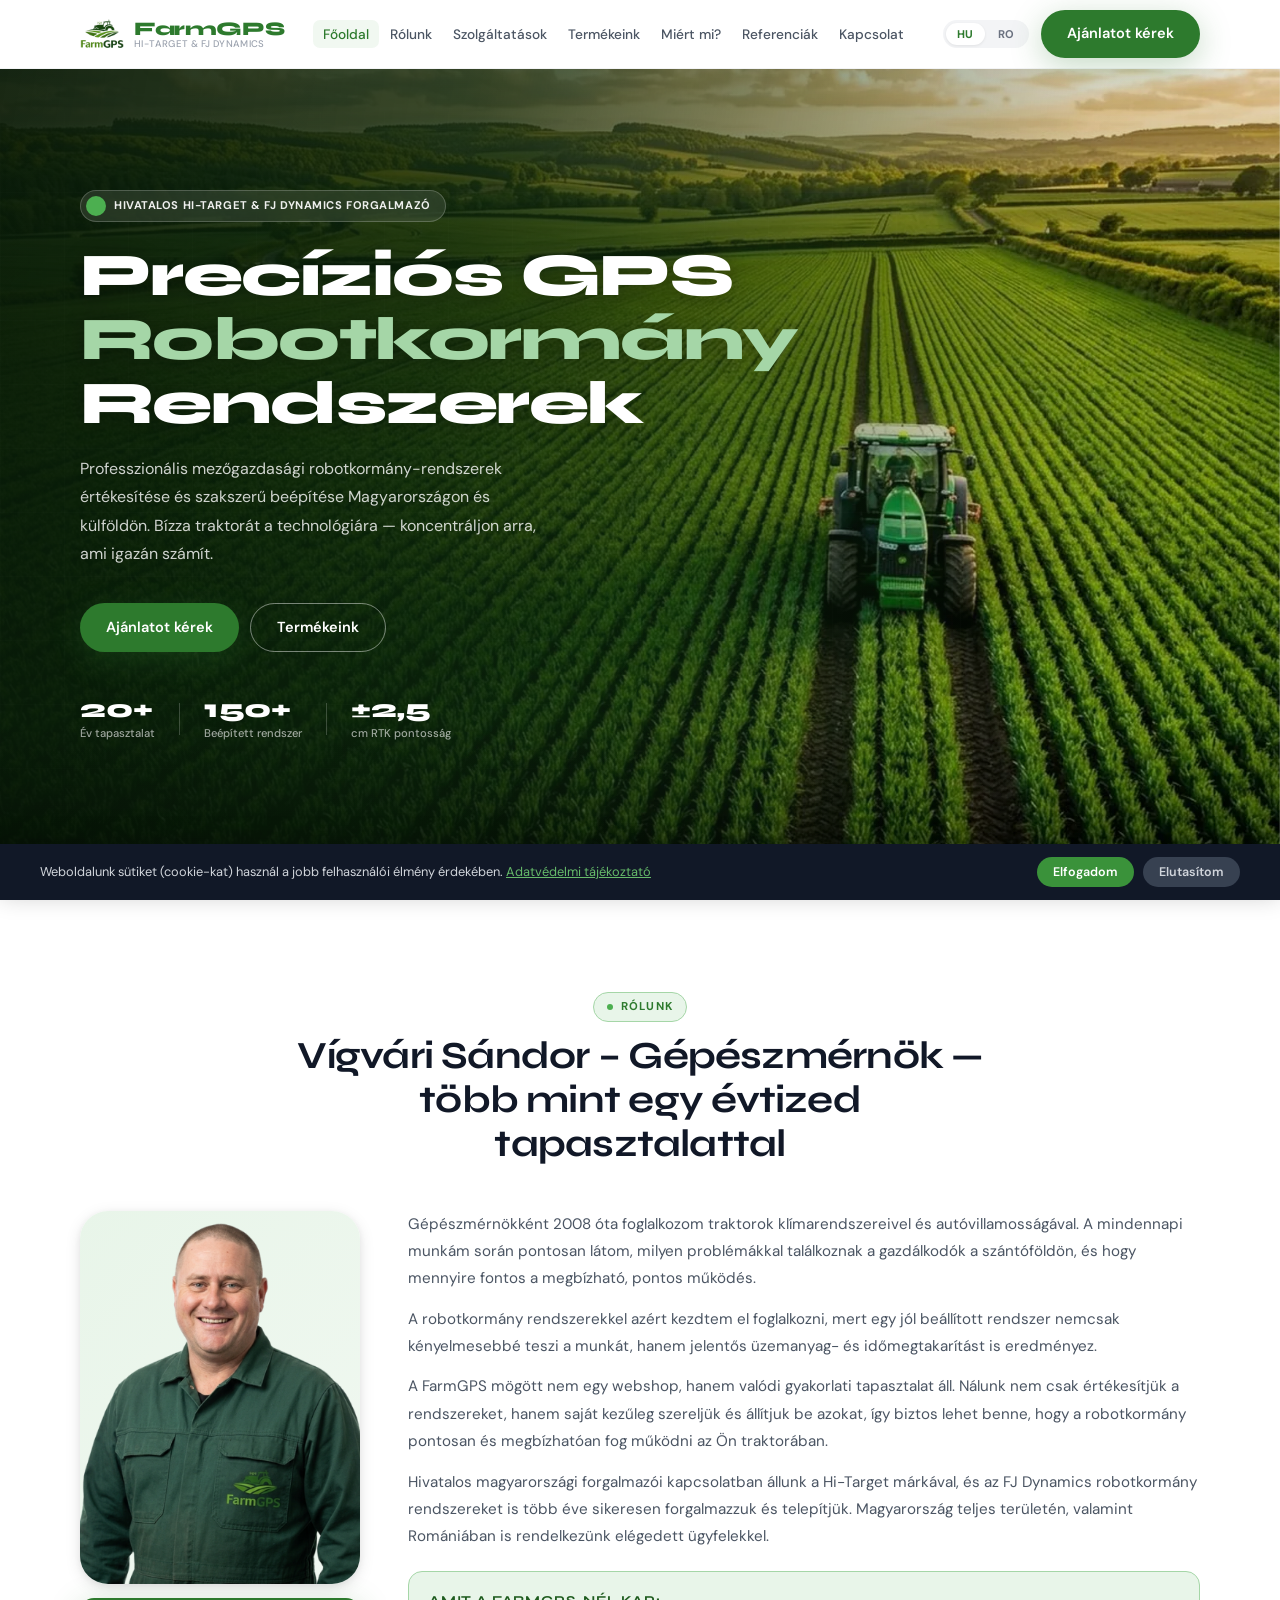
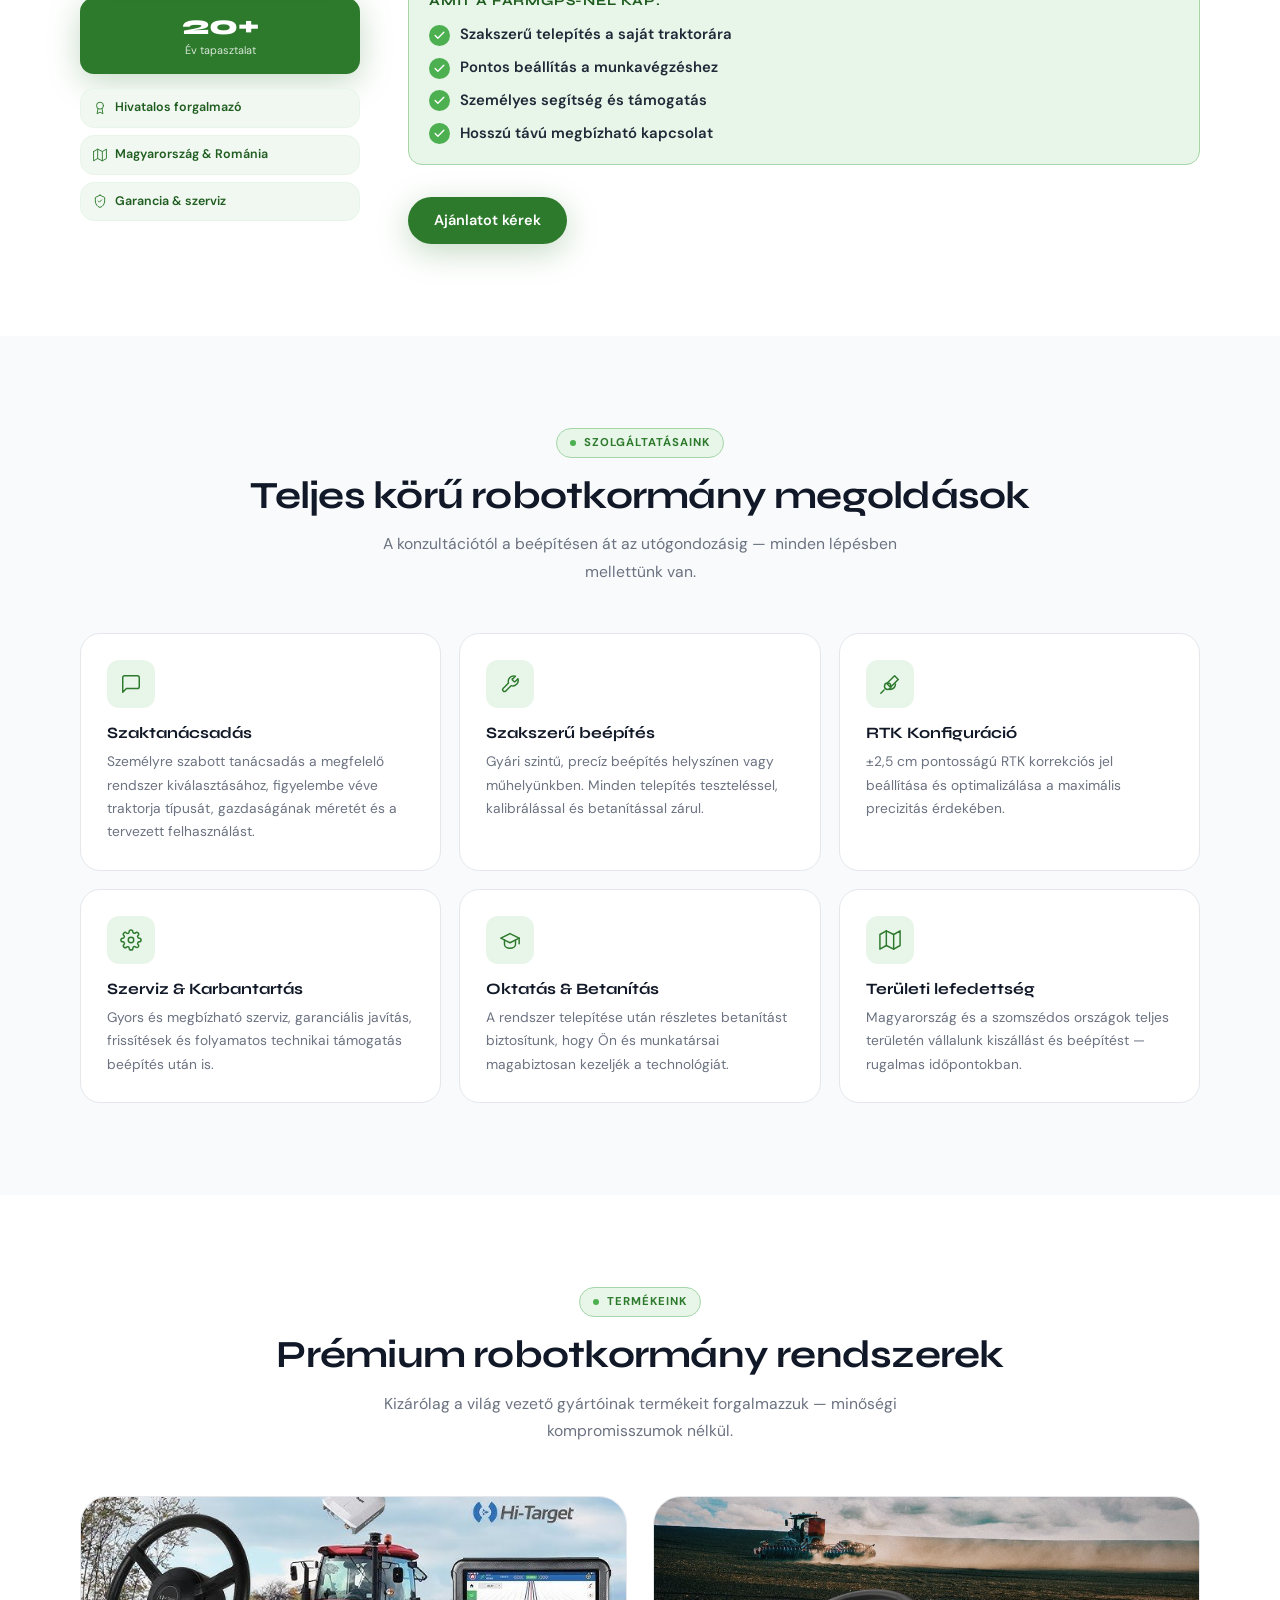
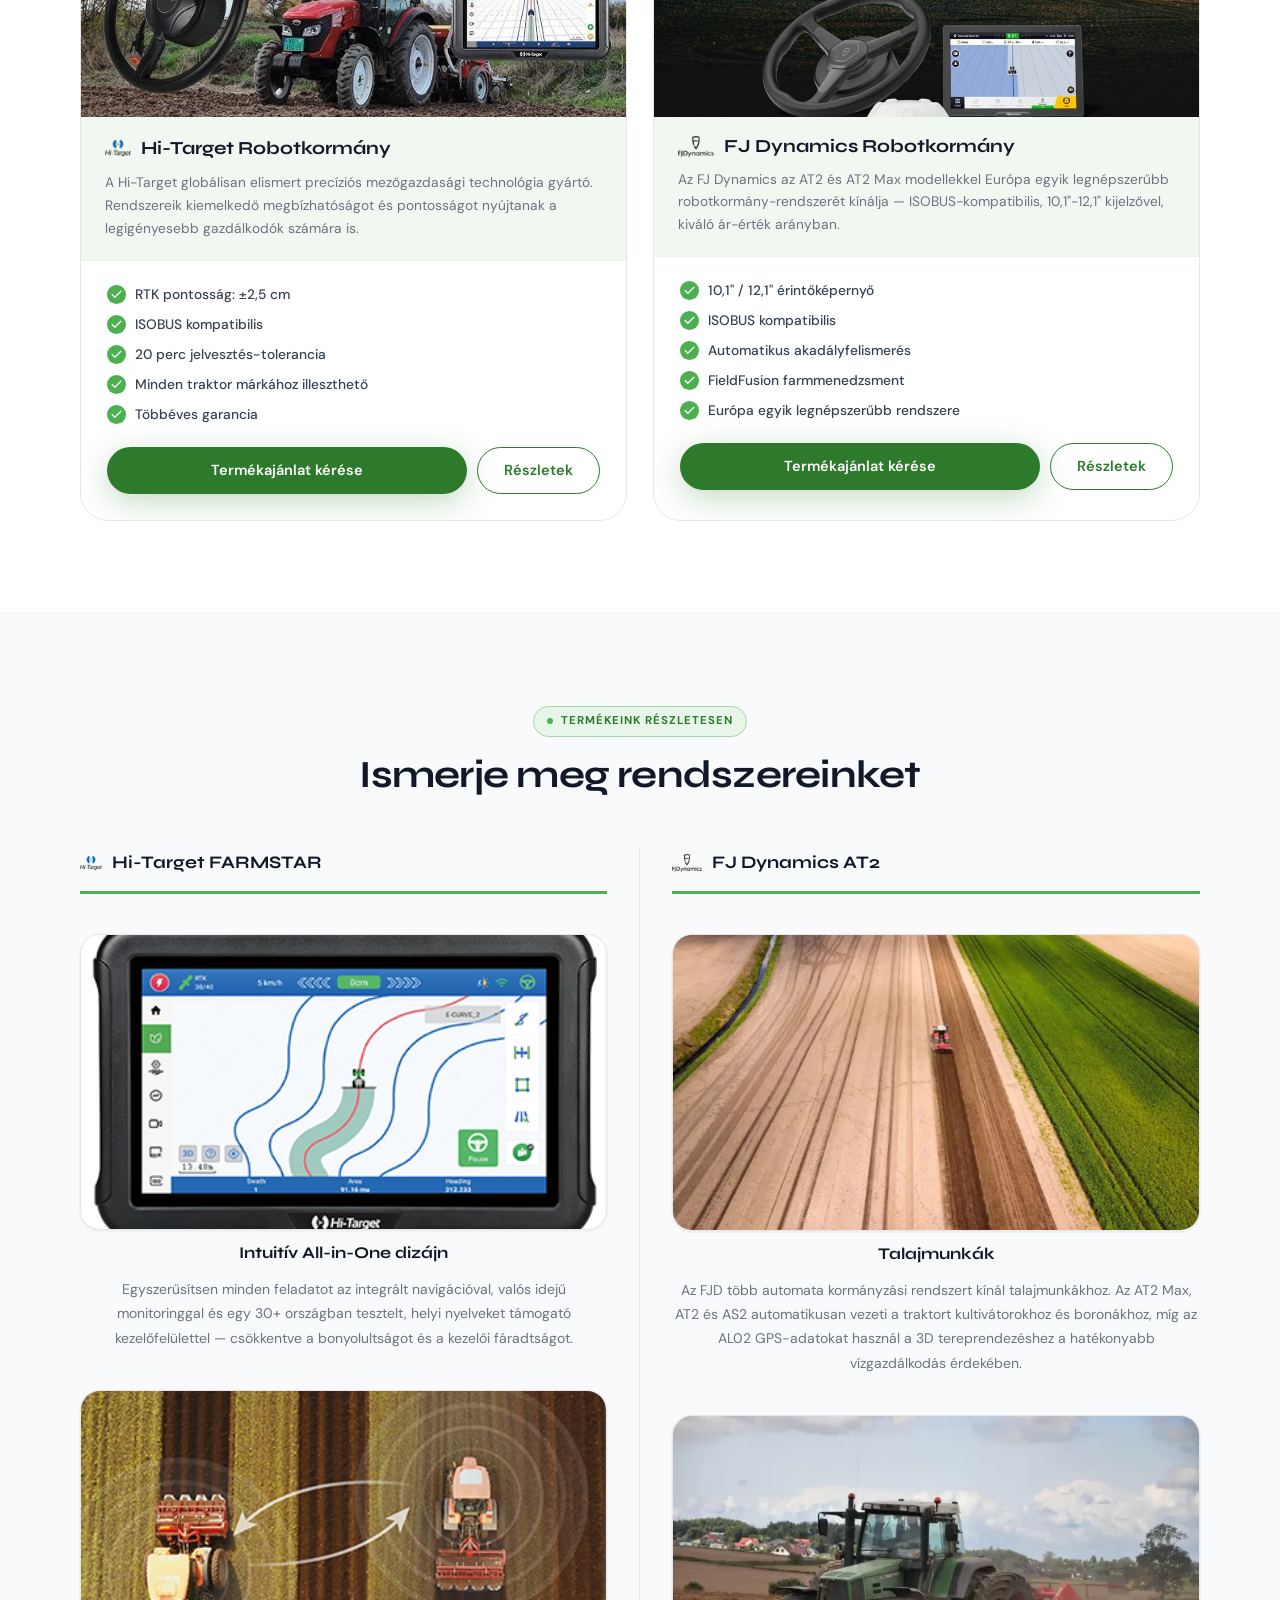
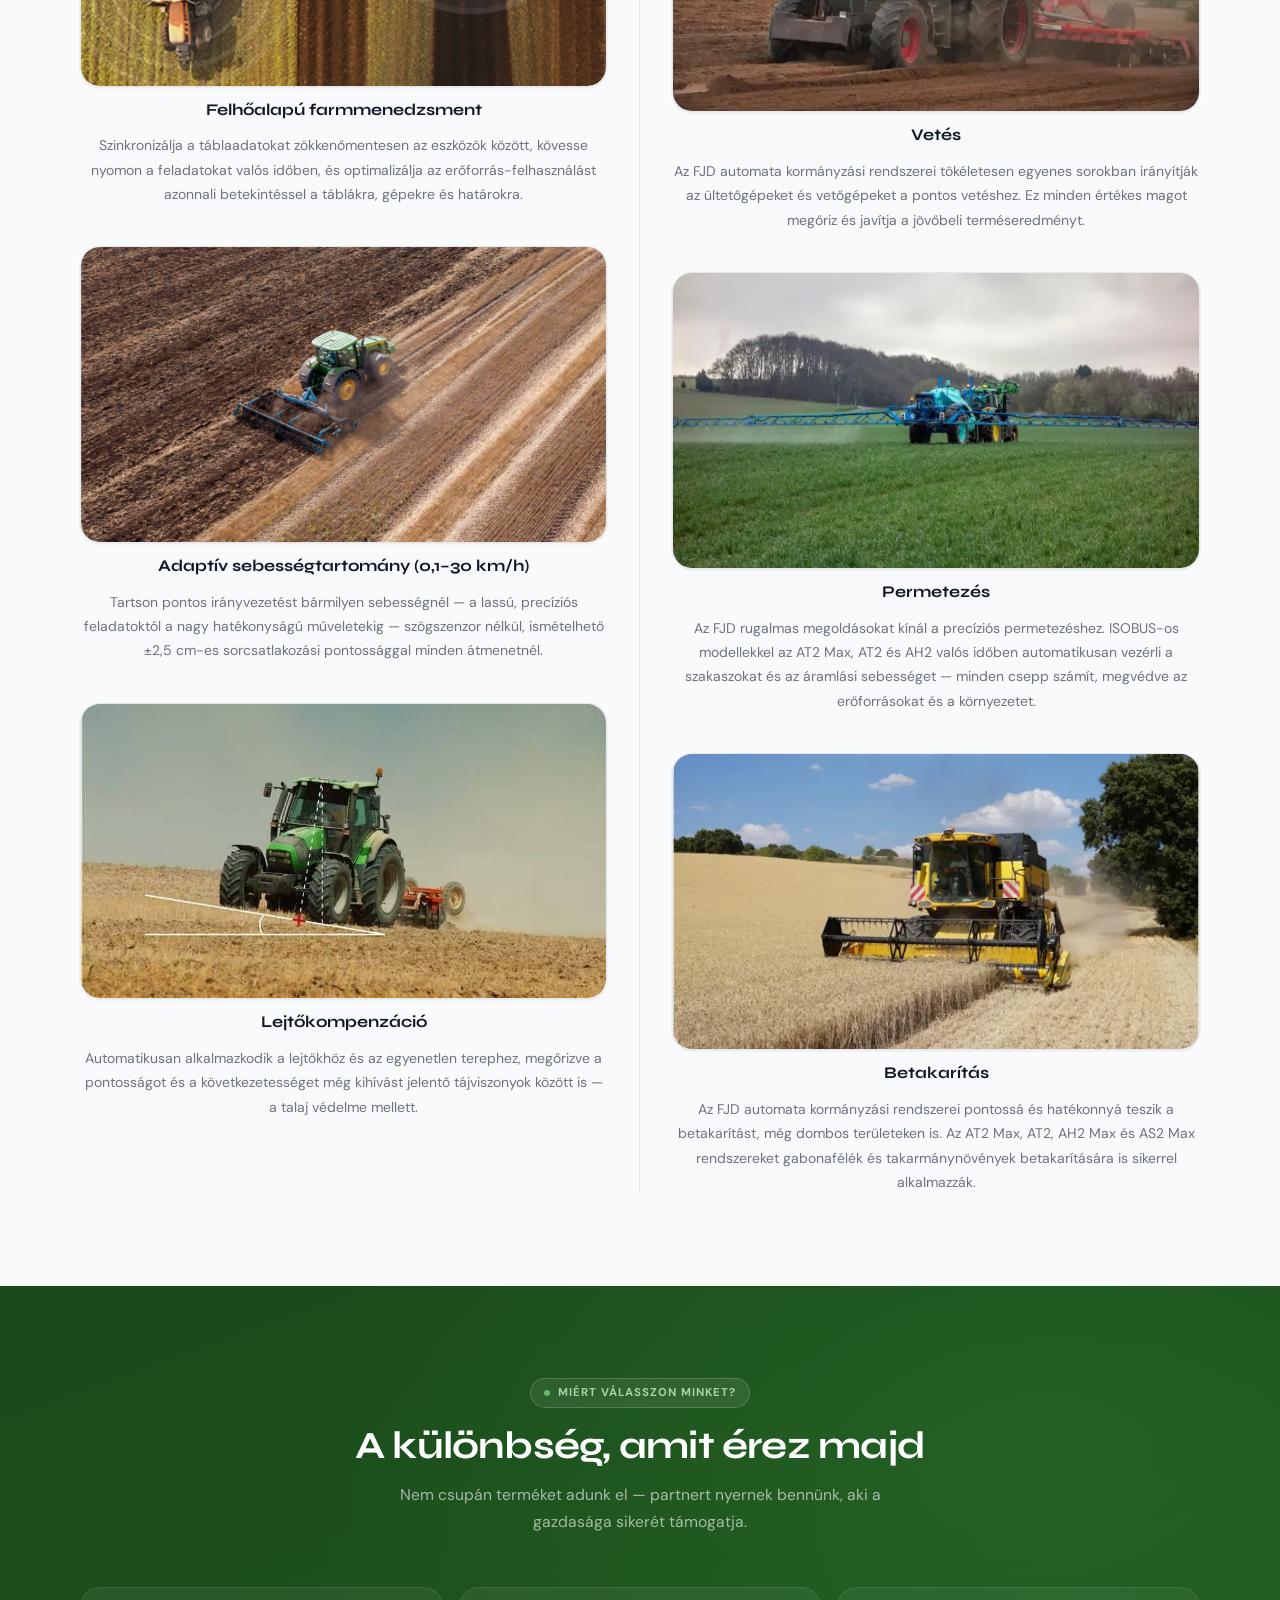
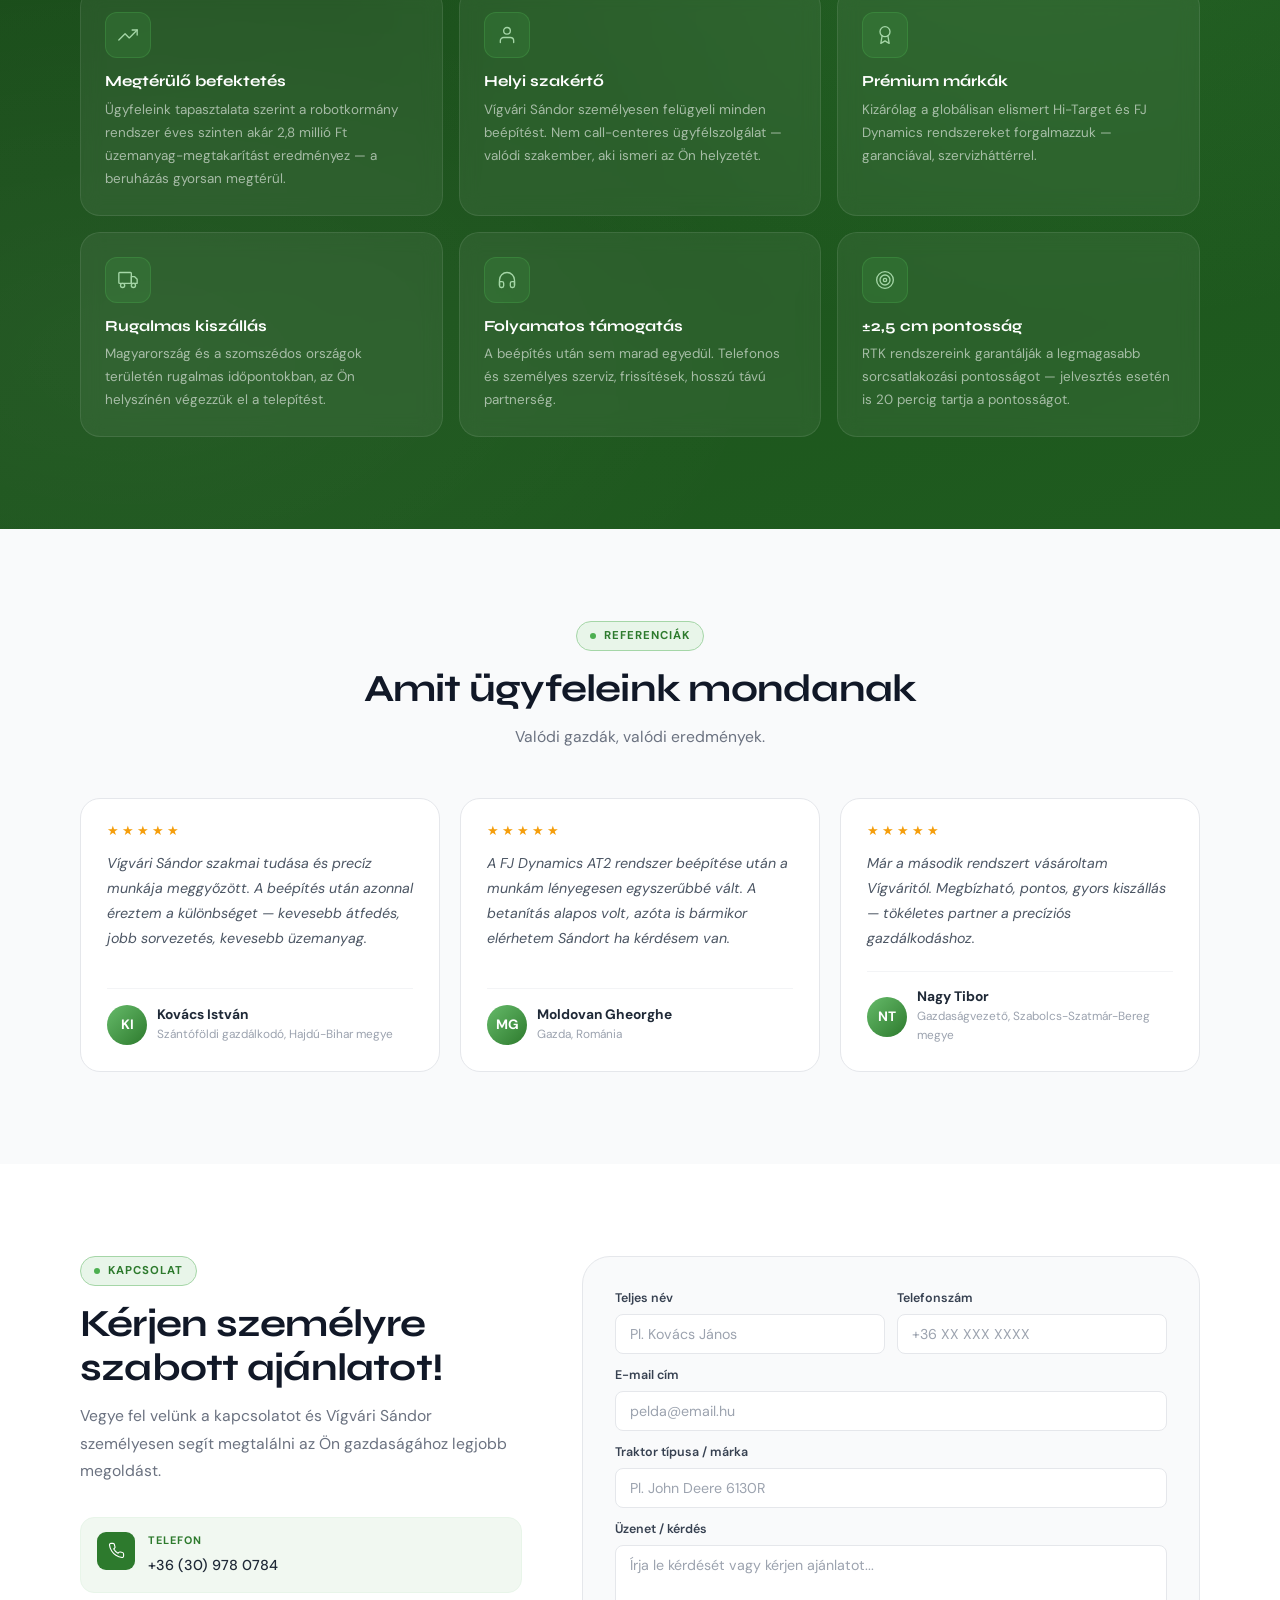
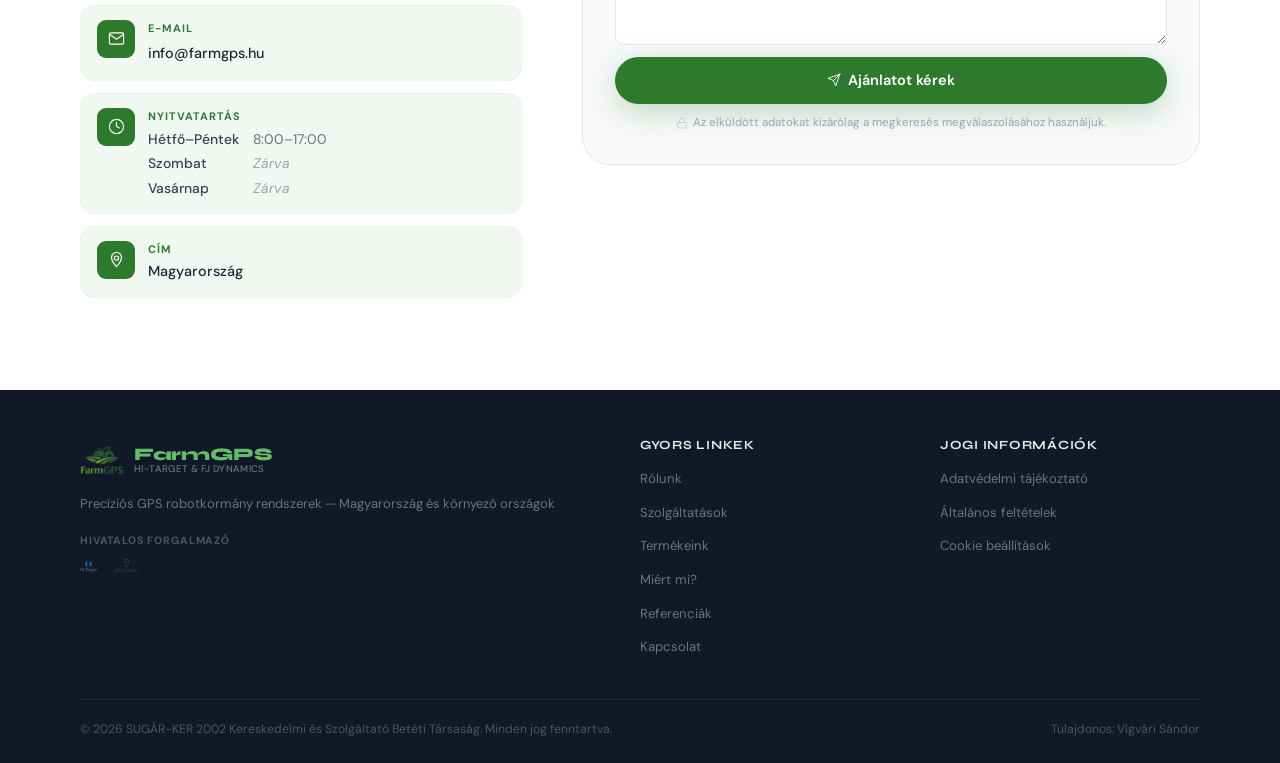
<file: index.html>
<!DOCTYPE html>
<html lang="hu">
<head>
  <!-- ============================================================
       FarmGPS — Főoldal  v4
       Üzemeltető: SUGÁR-KER 2002 Bt. | Tulajdonos: Vígvári Sándor
       ============================================================ -->
  <meta charset="UTF-8" />
  <meta name="viewport" content="width=device-width, initial-scale=1.0, viewport-fit=cover" />
  <meta name="description" content="FarmGPS – Hi-Target és FJ Dynamics robotkormány-rendszerek hivatalos magyarországi forgalmazója. RTK GPS automatikus kormányzás, szakszerű beépítés, szerviz. Vígvári Sándor, SUGÁR-KER 2002 Bt. Tel: +36 30 978 0784" />
  <meta name="keywords" content="robotkormány, GPS traktor, Hi-Target, FJ Dynamics, RTK kormányzás, precíziós gazdálkodás, automata kormányzás, FarmGPS, AT2, FARMSTAR, mezőgazdasági GPS, traktor GPS beépítés, robotpilóta" />
  <meta name="author" content="Vígvári Sándor, SUGÁR-KER 2002 Bt." />
  <meta name="robots" content="index, follow" />
  <meta name="language" content="Hungarian" />
  <link rel="canonical" href="https://www.farmgps.hu/" />

  <!-- Geo meta tagek -->
  <meta name="geo.region" content="HU" />
  <meta name="geo.country" content="Hungary" />

  <!-- Open Graph -->
  <meta property="og:title"       content="FarmGPS – Precíziós GPS Robotkormány Rendszerek | Hi-Target & FJ Dynamics" />
  <meta property="og:description" content="Hi-Target és FJ Dynamics robotkormány-rendszerek hivatalos magyarországi forgalmazója. ±2,5 cm RTK pontosság, szakszerű beépítés, szerviz." />
  <meta property="og:type"        content="website" />
  <meta property="og:url"         content="https://www.farmgps.hu/" />
  <meta property="og:locale"      content="hu_HU" />
  <meta property="og:image"       content="https://www.farmgps.hu/images/hero.webp" />
  <meta property="og:site_name"   content="FarmGPS" />

  <!-- Twitter Card -->
  <meta name="twitter:card"        content="summary_large_image" />
  <meta name="twitter:title"       content="FarmGPS – Precíziós GPS Robotkormány Rendszerek" />
  <meta name="twitter:description" content="Hi-Target és FJ Dynamics robotkormány-rendszerek hivatalos magyarországi forgalmazója." />
  <meta name="twitter:image"       content="https://www.farmgps.hu/images/hero.webp" />

  <title>FarmGPS – Robotkormány Rendszerek | Hi-Target &amp; FJ Dynamics | Magyarország</title>

  <!-- Structured Data (JSON-LD) — Google tudáspanel -->
  <script type="application/ld+json">
  {
    "@context": "https://schema.org",
    "@type": "LocalBusiness",
    "name": "FarmGPS – SUGÁR-KER 2002 Bt.",
    "description": "Hi-Target és FJ Dynamics robotkormány-rendszerek hivatalos magyarországi forgalmazója és beépítője. Precíziós mezőgazdasági GPS rendszerek értékesítése és szervize.",
    "url": "https://www.farmgps.hu",
    "telephone": "+36309780784",
    "email": "info@farmgps.hu",
    "address": {
      "@type": "PostalAddress",
      "addressCountry": "HU"
    },
    "areaServed": ["HU", "RO", "SK", "AT"],
    "serviceType": ["GPS robotkormány értékesítés", "Robotkormány beépítés", "RTK konfiguráció", "Szerviz"],
    "brand": [
      { "@type": "Brand", "name": "Hi-Target" },
      { "@type": "Brand", "name": "FJ Dynamics" }
    ],
    "sameAs": [
      "https://cryko98.github.io/farmgpsweb/"
    ],
    "openingHours": "Mo-Fr 08:00-17:00",
    "priceRange": "$$"
  }
  </script>
  <link rel="icon" type="image/png" href="images/fgpslogo.png" />
  <link rel="preconnect" href="https://fonts.googleapis.com" />
  <link rel="preconnect" href="https://fonts.gstatic.com" crossorigin />
  <link href="https://fonts.googleapis.com/css2?family=Syne:wght@400;600;700;800&family=DM+Sans:ital,opsz,wght@0,9..40,400;0,9..40,500;0,9..40,600;0,9..40,700;1,9..40,400&display=swap" rel="stylesheet" />
  <link rel="stylesheet" href="css/style.css" />
  <style>
    /* About checklist */
    .about-checklist { margin: 20px 0 24px; background: #E8F5E9; border: 1px solid #A5D6A7; border-radius: 14px; padding: 18px 20px; }
    .about-checklist-title { font-family: 'Syne', sans-serif; font-size: 0.85rem; font-weight: 700; color: #1f5c1f; margin-bottom: 12px; text-transform: uppercase; letter-spacing: 0.06em; }
    .about-checklist-list { list-style: none; display: flex; flex-direction: column; gap: 9px; }
    .about-checklist-list li { display: flex; align-items: center; gap: 10px; font-size: 0.93rem; font-weight: 600; color: #1F2937; }
    .about-checklist-list li::before { content: ''; width: 21px; height: 21px; min-width: 21px; background: #4CAF50; border-radius: 50%; background-image: url("data:image/svg+xml,%3Csvg xmlns='http://www.w3.org/2000/svg' viewBox='0 0 24 24' fill='none' stroke='white' stroke-width='2.5' stroke-linecap='round' stroke-linejoin='round'%3E%3Cpolyline points='20 6 9 17 4 12'/%3E%3C/svg%3E"); background-size: 13px; background-repeat: no-repeat; background-position: center; }
  </style>
</head>
<body>

<!-- ============================================================
     SVG ICON SPRITE
     ============================================================ -->
<svg xmlns="http://www.w3.org/2000/svg" style="display:none" aria-hidden="true">
  <symbol id="ic-satellite" viewBox="0 0 24 24" fill="none" stroke="currentColor" stroke-width="1.6" stroke-linecap="round" stroke-linejoin="round">
    <path d="M17 3l4 4-8.5 8.5-4-4L17 3z"/><path d="M5.5 18.5L2 22"/><circle cx="9.5" cy="14.5" r="3.5"/><path d="M18 12a6 6 0 01-6 6"/>
  </symbol>
  <symbol id="ic-steering" viewBox="0 0 24 24" fill="none" stroke="currentColor" stroke-width="1.6" stroke-linecap="round" stroke-linejoin="round">
    <circle cx="12" cy="12" r="10"/><circle cx="12" cy="12" r="3"/><line x1="12" y1="2" x2="12" y2="9"/><line x1="4.2" y1="16.5" x2="10.3" y2="13.5"/><line x1="19.8" y1="16.5" x2="13.7" y2="13.5"/>
  </symbol>
  <symbol id="ic-shield" viewBox="0 0 24 24" fill="none" stroke="currentColor" stroke-width="1.6" stroke-linecap="round" stroke-linejoin="round">
    <path d="M12 2L4 6v6c0 5.1 3.4 9.9 8 11 4.6-1.1 8-5.9 8-11V6L12 2z"/><polyline points="9 12 11 14 15 10"/>
  </symbol>
  <symbol id="ic-pin" viewBox="0 0 24 24" fill="none" stroke="currentColor" stroke-width="1.6" stroke-linecap="round" stroke-linejoin="round">
    <circle cx="12" cy="10" r="3"/><path d="M12 2C8.1 2 5 5.1 5 9c0 5.2 7 13 7 13s7-7.8 7-13c0-3.9-3.1-7-7-7z"/>
  </symbol>
  <symbol id="ic-phone" viewBox="0 0 24 24" fill="none" stroke="currentColor" stroke-width="1.6" stroke-linecap="round" stroke-linejoin="round">
    <path d="M22 16.9v3a2 2 0 01-2.2 2 19.8 19.8 0 01-8.6-3.1 19.5 19.5 0 01-6-6 19.8 19.8 0 01-3.1-8.7A2 2 0 014.1 2h3a2 2 0 012 1.7 12.8 12.8 0 00.7 2.9 2 2 0 01-.5 2.1L8.1 9.9a16 16 0 006 6l1.2-1.2a2 2 0 012.1-.5c.9.3 1.9.6 2.9.7A2 2 0 0122 16.9z"/>
  </symbol>
  <symbol id="ic-mail" viewBox="0 0 24 24" fill="none" stroke="currentColor" stroke-width="1.6" stroke-linecap="round" stroke-linejoin="round">
    <path d="M4 4h16c1.1 0 2 .9 2 2v12c0 1.1-.9 2-2 2H4c-1.1 0-2-.9-2-2V6c0-1.1.9-2 2-2z"/><polyline points="22,6 12,13 2,6"/>
  </symbol>
  <symbol id="ic-clock" viewBox="0 0 24 24" fill="none" stroke="currentColor" stroke-width="1.6" stroke-linecap="round" stroke-linejoin="round">
    <circle cx="12" cy="12" r="10"/><polyline points="12 6 12 12 16 14"/>
  </symbol>
  <symbol id="ic-wrench" viewBox="0 0 24 24" fill="none" stroke="currentColor" stroke-width="1.6" stroke-linecap="round" stroke-linejoin="round">
    <path d="M14.7 6.3a1 1 0 000 1.4l1.6 1.6a1 1 0 001.4 0l3-3a6 6 0 01-7.5 7.5l-6 6a2 2 0 01-2.8-2.8l6-6a6 6 0 017.5-7.5l-3 3z"/>
  </symbol>
  <symbol id="ic-education" viewBox="0 0 24 24" fill="none" stroke="currentColor" stroke-width="1.6" stroke-linecap="round" stroke-linejoin="round">
    <polyline points="22 10 12 5 2 10 12 15 22 10"/>
    <path d="M6 12v5c0 2.2 2.7 4 6 4s6-1.8 6-4v-5"/>
    <line x1="22" y1="10" x2="22" y2="16"/>
  </symbol>
  <symbol id="ic-chat" viewBox="0 0 24 24" fill="none" stroke="currentColor" stroke-width="1.6" stroke-linecap="round" stroke-linejoin="round">
    <path d="M21 15a2 2 0 01-2 2H7l-4 4V5a2 2 0 012-2h14a2 2 0 012 2z"/>
  </symbol>
  <symbol id="ic-settings" viewBox="0 0 24 24" fill="none" stroke="currentColor" stroke-width="1.6" stroke-linecap="round" stroke-linejoin="round">
    <circle cx="12" cy="12" r="3"/><path d="M19.4 15a1.65 1.65 0 00.33 1.82l.06.06a2 2 0 010 2.83 2 2 0 01-2.83 0l-.06-.06a1.65 1.65 0 00-1.82-.33 1.65 1.65 0 00-1 1.51V21a2 2 0 01-4 0v-.09A1.65 1.65 0 009 19.4a1.65 1.65 0 00-1.82.33l-.06.06a2 2 0 01-2.83-2.83l.06-.06A1.65 1.65 0 004.68 15a1.65 1.65 0 00-1.51-1H3a2 2 0 010-4h.09A1.65 1.65 0 004.6 9a1.65 1.65 0 00-.33-1.82l-.06-.06a2 2 0 012.83-2.83l.06.06A1.65 1.65 0 009 4.68a1.65 1.65 0 001-1.51V3a2 2 0 014 0v.09a1.65 1.65 0 001 1.51 1.65 1.65 0 001.82-.33l.06-.06a2 2 0 012.83 2.83l-.06.06A1.65 1.65 0 0019.4 9a1.65 1.65 0 001.51 1H21a2 2 0 010 4h-.09a1.65 1.65 0 00-1.51 1z"/>
  </symbol>
  <symbol id="ic-map" viewBox="0 0 24 24" fill="none" stroke="currentColor" stroke-width="1.6" stroke-linecap="round" stroke-linejoin="round">
    <polygon points="1 6 1 22 8 18 16 22 23 18 23 2 16 6 8 2 1 6"/><line x1="8" y1="2" x2="8" y2="18"/><line x1="16" y1="6" x2="16" y2="22"/>
  </symbol>
  <symbol id="ic-trending" viewBox="0 0 24 24" fill="none" stroke="currentColor" stroke-width="1.6" stroke-linecap="round" stroke-linejoin="round">
    <polyline points="23 6 13.5 15.5 8.5 10.5 1 18"/><polyline points="17 6 23 6 23 12"/>
  </symbol>
  <symbol id="ic-user" viewBox="0 0 24 24" fill="none" stroke="currentColor" stroke-width="1.6" stroke-linecap="round" stroke-linejoin="round">
    <path d="M20 21v-2a4 4 0 00-4-4H8a4 4 0 00-4 4v2"/><circle cx="12" cy="7" r="4"/>
  </symbol>
  <symbol id="ic-award" viewBox="0 0 24 24" fill="none" stroke="currentColor" stroke-width="1.6" stroke-linecap="round" stroke-linejoin="round">
    <circle cx="12" cy="8" r="6"/><path d="M15.477 12.89L17 22l-5-3-5 3 1.523-9.11"/>
  </symbol>
  <symbol id="ic-support" viewBox="0 0 24 24" fill="none" stroke="currentColor" stroke-width="1.6" stroke-linecap="round" stroke-linejoin="round">
    <path d="M3 18v-6a9 9 0 0118 0v6"/><path d="M21 19a2 2 0 01-2 2h-1a2 2 0 01-2-2v-3a2 2 0 012-2h3v5zM3 19a2 2 0 002 2h1a2 2 0 002-2v-3a2 2 0 00-2-2H3v5z"/>
  </symbol>
  <symbol id="ic-target" viewBox="0 0 24 24" fill="none" stroke="currentColor" stroke-width="1.6" stroke-linecap="round" stroke-linejoin="round">
    <circle cx="12" cy="12" r="10"/><circle cx="12" cy="12" r="6"/><circle cx="12" cy="12" r="2"/>
  </symbol>
  <symbol id="ic-truck" viewBox="0 0 24 24" fill="none" stroke="currentColor" stroke-width="1.6" stroke-linecap="round" stroke-linejoin="round">
    <rect x="1" y="3" width="15" height="13" rx="1"/><path d="M16 8h4l3 3v5h-7V8z"/><circle cx="5.5" cy="18.5" r="2.5"/><circle cx="18.5" cy="18.5" r="2.5"/>
  </symbol>
  <symbol id="ic-check" viewBox="0 0 24 24" fill="none" stroke="currentColor" stroke-width="2.4" stroke-linecap="round" stroke-linejoin="round">
    <polyline points="20 6 9 17 4 12"/>
  </symbol>
  <symbol id="ic-lock" viewBox="0 0 24 24" fill="none" stroke="currentColor" stroke-width="1.6" stroke-linecap="round" stroke-linejoin="round">
    <rect x="3" y="11" width="18" height="11" rx="2"/><path d="M7 11V7a5 5 0 0110 0v4"/>
  </symbol>
  <symbol id="ic-send" viewBox="0 0 24 24" fill="none" stroke="currentColor" stroke-width="1.6" stroke-linecap="round" stroke-linejoin="round">
    <line x1="22" y1="2" x2="11" y2="13"/><polygon points="22 2 15 22 11 13 2 9 22 2"/>
  </symbol>
  <symbol id="ic-x" viewBox="0 0 24 24" fill="none" stroke="currentColor" stroke-width="2.2" stroke-linecap="round" stroke-linejoin="round">
    <line x1="18" y1="6" x2="6" y2="18"/><line x1="6" y1="6" x2="18" y2="18"/>
  </symbol>
</svg>

<!-- ============================================================
     HEADER
     ============================================================ -->
<header id="header" role="banner">
  <div class="container">
    <div class="header-inner">
      <a href="#hero" class="logo" aria-label="FarmGPS főoldal">
        <img src="images/fgpslogo.png" alt="FarmGPS logó" width="44" height="44" />
        <div class="logo-text">
          <span class="logo-name">FarmGPS</span>
          <span class="logo-tagline">Hi-Target &amp; FJ Dynamics</span>
        </div>
      </a>
      <nav aria-label="Főnavigáció">
        <ul class="nav-links">
          <li><a href="#hero"       data-i18n="nav_home">Főoldal</a></li>
          <li><a href="#about"      data-i18n="nav_about">Rólunk</a></li>
          <li><a href="#services"   data-i18n="nav_services">Szolgáltatások</a></li>
          <li><a href="#products"   data-i18n="nav_products">Termékeink</a></li>
          <li><a href="#why"        data-i18n="nav_why">Miért&nbsp;mi?</a></li>
          <li><a href="#references" data-i18n="nav_references">Referenciák</a></li>
          <li><a href="#contact"    data-i18n="nav_contact">Kapcsolat</a></li>
        </ul>
      </nav>
      <div class="header-actions">
        <div class="lang-switcher" role="group" aria-label="Nyelvválasztó">
          <button class="lang-btn active" data-lang="hu" aria-pressed="true">HU</button>
          <button class="lang-btn"        data-lang="ro" aria-pressed="false">RO</button>
        </div>
        <a href="#contact" class="btn btn-primary" data-i18n="nav_cta">Ajánlatot kérek</a>
        <button class="hamburger" aria-label="Menü megnyitása" aria-expanded="false">
          <span></span><span></span><span></span>
        </button>
      </div>
    </div>
  </div>
</header>

<nav class="mobile-nav" aria-label="Mobil navigáció" aria-hidden="true">
  <ul>
    <li><a href="#hero"       data-i18n="nav_home">Főoldal</a></li>
    <li><a href="#about"      data-i18n="nav_about">Rólunk</a></li>
    <li><a href="#services"   data-i18n="nav_services">Szolgáltatások</a></li>
    <li><a href="#products"   data-i18n="nav_products">Termékeink</a></li>
    <li><a href="#why"        data-i18n="nav_why">Miért mi?</a></li>
    <li><a href="#references" data-i18n="nav_references">Referenciák</a></li>
    <li><a href="#contact"    data-i18n="nav_contact">Kapcsolat</a></li>
  </ul>
  <div class="mobile-nav-footer">
    <div class="lang-switcher">
      <button class="lang-btn" data-lang="hu">HU</button>
      <button class="lang-btn" data-lang="ro">RO</button>
    </div>
    <a href="#contact" class="btn btn-primary btn-sm" data-i18n="nav_cta">Ajánlatot kérek</a>
  </div>
</nav>

<main>

<!-- ============================================================
     HERO
     ============================================================ -->
<section id="hero" aria-label="Bemutatkozás">
  <div class="hero-bg-img" id="hero-bg-img" aria-hidden="true"></div>
  <div class="hero-bg-pattern"   aria-hidden="true"></div>
  <div class="hero-grid-overlay" aria-hidden="true"></div>

  <div class="container">
    <div class="hero-inner">
      <div class="hero-content">
        <div class="hero-badge-wrap fade-up">
          <span class="hero-badge-dot" aria-hidden="true"></span>
          <span class="hero-badge-text" data-i18n="hero_badge">Hivatalos Hi-Target &amp; FJ Dynamics forgalmazó</span>
        </div>
        <h1 class="hero-title fade-up fade-up-delay-1">
          <span data-i18n="hero_title_1">Precíziós GPS</span>
          <span class="hero-title-accent" data-i18n="hero_title_2">Robotkormány</span>
          <span data-i18n="hero_title_3">Rendszerek</span>
        </h1>
        <p class="hero-subtitle fade-up fade-up-delay-2" data-i18n="hero_subtitle">
          Professzionális mezőgazdasági robotkormány-rendszerek értékesítése és szakszerű beépítése Magyarországon és külföldön. Bízza traktorát a technológiára — koncentráljon arra, ami igazán számít.
        </p>
        <div class="hero-cta-group fade-up fade-up-delay-3">
          <a href="#contact"  class="btn btn-primary" data-i18n="hero_cta_primary">Ajánlatot kérek</a>
          <a href="#products" class="btn btn-outline"  data-i18n="hero_cta_secondary">Termékeink</a>
        </div>
        <div class="hero-stats fade-up fade-up-delay-4">
          <div class="hero-stat">
            <span class="hero-stat-num">20+</span>
            <span class="hero-stat-label" data-i18n="hero_stat_1">Év tapasztalat</span>
          </div>
          <div class="hero-stat-divider" aria-hidden="true"></div>
          <div class="hero-stat">
            <span class="hero-stat-num">150+</span>
            <span class="hero-stat-label" data-i18n="hero_stat_2">Beépített rendszer</span>
          </div>
          <div class="hero-stat-divider" aria-hidden="true"></div>
          <div class="hero-stat">
            <span class="hero-stat-num">±2,5</span>
            <span class="hero-stat-label" data-i18n="hero_stat_3">cm RTK pontosság</span>
          </div>
        </div>

    </div>
  </div>

  <div class="hero-scroll" aria-hidden="true">
    <svg width="20" height="20" viewBox="0 0 24 24" fill="none" stroke="currentColor" stroke-width="2" stroke-linecap="round" stroke-linejoin="round">
      <polyline points="6 9 12 15 18 9"/>
    </svg>
  </div>
</section>

<!-- ============================================================
     ABOUT
     ============================================================ -->
<section id="about" aria-label="Rólunk">
  <div class="container">

    <!-- Felső sor: badge + cím középen -->
    <div class="about-header fade-up">
      <span class="section-badge" data-i18n="about_badge">Rólunk</span>
      <h2 class="section-title" data-i18n="about_title">Vígvári Sándor – Gépészmérnök — több mint egy évtized tapasztalattal</h2>
    </div>

    <!-- Fotó kártya + szöveg -->
    <div class="about-inner">

      <!-- Bal: fotó kártya -->
      <div class="about-visual fade-up">
        <div class="about-image-frame">
          <img src="images/vigvari.png"
               alt="Vígvári Sándor"
               class="about-photo"
               onerror="this.style.display='none'; this.nextElementSibling.style.display='flex';" />
          <div class="about-image-placeholder" style="display:none;">
            <svg width="54" height="54" viewBox="0 0 24 24" fill="none" stroke="var(--green-300)" stroke-width="1.2" stroke-linecap="round" stroke-linejoin="round" aria-hidden="true">
              <path d="M20 21v-2a4 4 0 00-4-4H8a4 4 0 00-4 4v2"/><circle cx="12" cy="7" r="4"/>
            </svg>
          </div>
        </div>
        <!-- Stat badge -->
        <div class="about-accent-card">
          <div class="acc-num">20+</div>
          <div class="acc-label" data-i18n="about_exp">Év tapasztalat</div>
        </div>
        <!-- Mini badge-ek a fotó alatt -->
        <div class="about-mini-badges">
          <div class="about-mini-badge">
            <svg width="14" height="14"><use href="#ic-award"/></svg>
            <span data-i18n="about_certified">Hivatalos forgalmazó</span>
          </div>
          <div class="about-mini-badge">
            <svg width="14" height="14"><use href="#ic-map"/></svg>
            <span>Magyarország &amp; Románia</span>
          </div>
          <div class="about-mini-badge">
            <svg width="14" height="14"><use href="#ic-shield"/></svg>
            <span data-i18n="about_guarantee">Garancia &amp; szerviz</span>
          </div>
        </div>
      </div>

      <!-- Jobb: szöveg -->
      <div class="about-content">
        <div class="about-text">
          <p class="fade-up fade-up-delay-1" data-i18n="about_p1">Gépészmérnökként 2008 óta foglalkozom traktorok klímarendszereivel és autóvillamosságával. A mindennapi munkám során pontosan látom, milyen problémákkal találkoznak a gazdálkodók a szántóföldön, és hogy mennyire fontos a megbízható, pontos működés.</p>
          <p class="fade-up fade-up-delay-2" data-i18n="about_p2">A robotkormány rendszerekkel azért kezdtem el foglalkozni, mert egy jól beállított rendszer nemcsak kényelmesebbé teszi a munkát, hanem jelentős üzemanyag- és időmegtakarítást is eredményez.</p>
          <p class="fade-up fade-up-delay-3" data-i18n="about_p3">A FarmGPS mögött nem egy webshop, hanem valódi gyakorlati tapasztalat áll. Nálunk nem csak értékesítjük a rendszereket, hanem saját kezűleg szereljük és állítjuk be azokat — így biztos lehet benne, hogy a robotkormány pontosan és megbízhatóan fog működni az Ön traktorában.</p>
          <p class="fade-up fade-up-delay-3" data-i18n="about_p4">Hivatalos magyarországi forgalmazói kapcsolatban állunk a Hi-Target márkával, és az FJ Dynamics robotkormány rendszereket is több éve sikeresen forgalmazzuk és telepítjük. Magyarország teljes területén, valamint Romániában is rendelkezünk elégedett ügyfelekkel. A szakmai hátteret a SUGÁR-KER 2002 Bt. és az ismert MTZKlíma tevékenység adja.</p>
        </div>

        <div class="about-checklist fade-up fade-up-delay-4">
          <div class="about-checklist-title" data-i18n="about_checklist_title">Amit a FarmGPS-nél kap:</div>
          <ul class="about-checklist-list">
            <li data-i18n="about_check1">Szakszerű telepítés a saját traktorára</li>
            <li data-i18n="about_check2">Pontos beállítás a munkavégzéshez</li>
            <li data-i18n="about_check3">Személyes segítség és támogatás</li>
            <li data-i18n="about_check4">Hosszú távú megbízható kapcsolat</li>
          </ul>
        </div>

        <a href="#contact" class="btn btn-primary fade-up fade-up-delay-4" style="width:fit-content; margin-top:8px;" data-i18n="hero_cta_primary">Ajánlatot kérek</a>
      </div>

    </div>
  </div>
</section>

<!-- ============================================================
     SERVICES
     ============================================================ -->
<section id="services" aria-label="Szolgáltatások">
  <div class="container">
    <header class="services-header">
      <span class="section-badge fade-up" data-i18n="services_badge">Szolgáltatásaink</span>
      <h2 class="section-title fade-up fade-up-delay-1" data-i18n="services_title">Teljes körű robotkormány megoldások</h2>
      <p class="section-subtitle fade-up fade-up-delay-2" data-i18n="services_subtitle">A konzultációtól a beépítésen át az utógondozásig — minden lépésben mellettünk van.</p>
    </header>
    <div class="services-grid">
      <article class="service-card fade-up fade-up-delay-1">
        <div class="service-icon" aria-hidden="true"><svg width="22" height="22"><use href="#ic-chat"/></svg></div>
        <h3 data-i18n="srv1_title">Szaktanácsadás</h3>
        <p data-i18n="srv1_desc">Személyre szabott tanácsadás a megfelelő rendszer kiválasztásához, figyelembe véve traktorja típusát, gazdaságának méretét és a tervezett felhasználást.</p>
      </article>
      <article class="service-card fade-up fade-up-delay-2">
        <div class="service-icon" aria-hidden="true"><svg width="22" height="22"><use href="#ic-wrench"/></svg></div>
        <h3 data-i18n="srv2_title">Szakszerű beépítés</h3>
        <p data-i18n="srv2_desc">Gyári szintű, precíz beépítés helyszínen vagy műhelyünkben. Minden telepítés teszteléssel, kalibrálással és betanítással zárul.</p>
      </article>
      <article class="service-card fade-up fade-up-delay-3">
        <div class="service-icon" aria-hidden="true"><svg width="22" height="22"><use href="#ic-satellite"/></svg></div>
        <h3 data-i18n="srv3_title">RTK Konfiguráció</h3>
        <p data-i18n="srv3_desc">±2,5&nbsp;cm pontosságú RTK korrekciós jel beállítása és optimalizálása a maximális precizitás érdekében.</p>
      </article>
      <article class="service-card fade-up fade-up-delay-1">
        <div class="service-icon" aria-hidden="true"><svg width="22" height="22"><use href="#ic-settings"/></svg></div>
        <h3 data-i18n="srv4_title">Szerviz &amp; Karbantartás</h3>
        <p data-i18n="srv4_desc">Gyors és megbízható szerviz, garanciális javítás, frissítések és folyamatos technikai támogatás beépítés után is.</p>
      </article>
      <article class="service-card fade-up fade-up-delay-2">
        <div class="service-icon" aria-hidden="true"><svg width="22" height="22"><use href="#ic-education"/></svg></div>
        <h3 data-i18n="srv5_title">Oktatás &amp; Betanítás</h3>
        <p data-i18n="srv5_desc">A rendszer telepítése után részletes betanítást biztosítunk, hogy Ön és munkatársai magabiztosan kezeljék a technológiát.</p>
      </article>
      <article class="service-card fade-up fade-up-delay-3">
        <div class="service-icon" aria-hidden="true"><svg width="22" height="22"><use href="#ic-map"/></svg></div>
        <h3 data-i18n="srv6_title">Területi lefedettség</h3>
        <p data-i18n="srv6_desc">Magyarország és a szomszédos országok teljes területén vállalunk kiszállást és beépítést — rugalmas időpontokban.</p>
      </article>
    </div>
  </div>
</section>

<!-- ============================================================
     PRODUCTS
     ============================================================ -->
<section id="products" aria-label="Termékeink">
  <div class="container">
    <header class="products-header">
      <span class="section-badge fade-up" data-i18n="products_badge">Termékeink</span>
      <h2 class="section-title fade-up fade-up-delay-1" data-i18n="products_title">Prémium robotkormány rendszerek</h2>
      <p class="section-subtitle fade-up fade-up-delay-2" data-i18n="products_subtitle">Kizárólag a világ vezető gyártóinak termékeit forgalmazzuk — minőségi kompromisszumok nélkül.</p>
    </header>

    <div class="products-grid">

      <!-- Hi-Target -->
      <article class="product-card fade-up fade-up-delay-1">
        <div class="product-card-header">
          <img src="images/hitarget-product.jpg" alt="Hi-Target robotkormány rendszer" class="product-card-img" />
          <div class="product-card-title-row">
            <img src="images/hi-target.png" alt="Hi-Target" class="product-inline-logo" />
            <h3 data-i18n="prod_hitarget_title">Hi-Target Robotkormány</h3>
          </div>
          <p data-i18n="prod_hitarget_desc">A Hi-Target globálisan elismert precíziós mezőgazdasági technológia gyártó. Rendszereik kiemelkedő megbízhatóságot és pontosságot nyújtanak a legigényesebb gazdálkodók számára is.</p>
        </div>
        <div class="product-card-body">
          <ul class="product-features">
            <li><span class="feat-check" aria-hidden="true"><svg width="13" height="13"><use href="#ic-check"/></svg></span><span data-i18n="prod_feature_rtk">RTK pontosság: ±2,5&nbsp;cm</span></li>
            <li><span class="feat-check" aria-hidden="true"><svg width="13" height="13"><use href="#ic-check"/></svg></span><span data-i18n="prod_feature_isobus">ISOBUS kompatibilis</span></li>
            <li><span class="feat-check" aria-hidden="true"><svg width="13" height="13"><use href="#ic-check"/></svg></span><span data-i18n="prod_feature_signal">20 perc jelvesztés-tolerancia</span></li>
            <li><span class="feat-check" aria-hidden="true"><svg width="13" height="13"><use href="#ic-check"/></svg></span><span>Minden traktor márkához illeszthető</span></li>
            <li><span class="feat-check" aria-hidden="true"><svg width="13" height="13"><use href="#ic-check"/></svg></span><span>Többéves garancia</span></li>
          </ul>
          <div class="product-card-actions">
            <a href="#contact" class="btn btn-primary" data-i18n="prod_inquiry">Termékajánlat kérése</a>
            <button class="btn btn-outline-dark" onclick="openModal('hitarget')" data-i18n="prod_details">Részletek</button>
          </div>
        </div>
      </article>

      <!-- FJ Dynamics -->
      <article class="product-card fade-up fade-up-delay-2">
        <div class="product-card-header">
          <img src="images/fj-product.jpg" alt="FJ Dynamics AT2 robotkormány" class="product-card-img" />
          <div class="product-card-title-row">
            <img src="images/fj.png" alt="FJ Dynamics" class="product-inline-logo product-inline-logo--fj" />
            <h3 data-i18n="prod_fjdynamics_title">FJ Dynamics Robotkormány</h3>
          </div>
          <p data-i18n="prod_fjdynamics_desc">Az FJ Dynamics az AT2 és AT2 Max modellekkel Európa egyik legnépszerűbb robotkormány-rendszerét kínálja — ISOBUS-kompatibilis, 10,1"–12,1" kijelzővel, kiváló ár-érték arányban.</p>
        </div>
        <div class="product-card-body">
          <ul class="product-features">
            <li><span class="feat-check" aria-hidden="true"><svg width="13" height="13"><use href="#ic-check"/></svg></span><span data-i18n="prod_feature_display">10,1" / 12,1" érintőképernyő</span></li>
            <li><span class="feat-check" aria-hidden="true"><svg width="13" height="13"><use href="#ic-check"/></svg></span><span data-i18n="prod_feature_isobus">ISOBUS kompatibilis</span></li>
            <li><span class="feat-check" aria-hidden="true"><svg width="13" height="13"><use href="#ic-check"/></svg></span><span data-i18n="prod_feature_auto">Automatikus akadályfelismerés</span></li>
            <li><span class="feat-check" aria-hidden="true"><svg width="13" height="13"><use href="#ic-check"/></svg></span><span data-i18n="prod_feature_farm">FieldFusion farmmenedzsment</span></li>
            <li><span class="feat-check" aria-hidden="true"><svg width="13" height="13"><use href="#ic-check"/></svg></span><span>Európa egyik legnépszerűbb rendszere</span></li>
          </ul>
          <div class="product-card-actions">
            <a href="#contact" class="btn btn-primary" data-i18n="prod_inquiry">Termékajánlat kérése</a>
            <button class="btn btn-outline-dark" onclick="openModal('fjdynamics')" data-i18n="prod_details">Részletek</button>
          </div>
        </div>
      </article>

    </div>
  </div>
</section>

<!-- ============================================================
     PRODUCT FEATURES SHOWCASE
     ============================================================ -->
<section id="product-features" aria-label="Termék jellemzők">
  <div class="container">
    <header class="pf-header">
      <span class="section-badge fade-up" data-i18n="pf_badge">Termékeink részletesen</span>
      <h2 class="section-title fade-up fade-up-delay-1" data-i18n="pf_title">Ismerje meg rendszereinket</h2>
    </header>

    <div class="pf-grid">

      <!-- HI-TARGET bal oldal -->
      <div class="pf-col">
        <div class="pf-brand-label slide-in-left">
          <img src="images/hi-target.png" alt="Hi-Target" class="pf-brand-logo" />
          <span>Hi-Target FARMSTAR</span>
        </div>

        <div class="pf-item slide-in-left">
          <div class="pf-img-wrap">
            <img src="images/hitarget-feature1.png"
                 alt="Hi-Target – Intuitív All-in-One dizájn"
                 class="pf-img"
                 onerror="this.parentElement.classList.add('pf-img-missing')" />
          </div>
          <h3 class="pf-item-title" data-i18n="pf_ht1_title">Intuitív All-in-One dizájn</h3>
          <p class="pf-item-desc" data-i18n="pf_ht1_desc">Egyszerűsítsen minden feladatot az integrált navigációval, valós idejű monitoringgal és egy 30+ országban tesztelt, helyi nyelveket támogató kezelőfelülettel — csökkentve a bonyolultságot és a kezelői fáradtságot.</p>
        </div>

        <div class="pf-item slide-in-left">
          <div class="pf-img-wrap">
            <img src="images/hitarget-feature2.jpg"
                 alt="Hi-Target – Felhőalapú farmmenedzsment"
                 class="pf-img"
                 onerror="this.parentElement.classList.add('pf-img-missing')" />
          </div>
          <h3 class="pf-item-title" data-i18n="pf_ht2_title">Felhőalapú farmmenedzsment</h3>
          <p class="pf-item-desc" data-i18n="pf_ht2_desc">Szinkronizálja a táblaadatokat zökkenőmentesen az eszközök között, kövesse nyomon a feladatokat valós időben, és optimalizálja az erőforrás-felhasználást azonnali betekintéssel a táblákra, gépekre és határokra.</p>
        </div>

        <div class="pf-item slide-in-left">
          <div class="pf-img-wrap">
            <img src="images/hitarget-feature3.jpg"
                 alt="Hi-Target – Adaptív sebességtartomány"
                 class="pf-img"
                 onerror="this.parentElement.classList.add('pf-img-missing')" />
          </div>
          <h3 class="pf-item-title" data-i18n="pf_ht3_title">Adaptív sebességtartomány (0,1–30 km/h)</h3>
          <p class="pf-item-desc" data-i18n="pf_ht3_desc">Tartson pontos irányvezetést bármilyen sebességnél — a lassú, precíziós feladatoktól a nagy hatékonyságú műveletekig — szögszenzor nélkül, ismételhető ±2,5 cm-es sorcsatlakozási pontossággal minden átmenetnél.</p>
        </div>

        <div class="pf-item slide-in-left">
          <div class="pf-img-wrap">
            <img src="images/hitarget-feature4.jpg"
                 alt="Hi-Target – Lejtőkompenzáció"
                 class="pf-img"
                 onerror="this.parentElement.classList.add('pf-img-missing')" />
          </div>
          <h3 class="pf-item-title" data-i18n="pf_ht4_title">Lejtőkompenzáció</h3>
          <p class="pf-item-desc" data-i18n="pf_ht4_desc">Automatikusan alkalmazkodik a lejtőkhöz és az egyenetlen terephez, megőrizve a pontosságot és a következetességet még kihívást jelentő tájviszonyok között is — a talaj védelme mellett.</p>
        </div>
      </div>

      <!-- FJ DYNAMICS jobb oldal -->
      <div class="pf-col">
        <div class="pf-brand-label slide-in-right">
          <img src="images/fj.png" alt="FJ Dynamics" class="pf-brand-logo pf-brand-logo--fj" />
          <span>FJ Dynamics AT2</span>
        </div>

        <div class="pf-item slide-in-right">
          <div class="pf-img-wrap">
            <img src="images/fj-feature1.jpg"
                 alt="FJ Dynamics – Talajmunkák"
                 class="pf-img"
                 onerror="this.parentElement.classList.add('pf-img-missing')" />
          </div>
          <h3 class="pf-item-title" data-i18n="pf_fj1_title">Talajmunkák</h3>
          <p class="pf-item-desc" data-i18n="pf_fj1_desc">Az FJD több automata kormányzási rendszert kínál talajmunkákhoz. Az AT2 Max, AT2 és AS2 automatikusan vezeti a traktort kultivátorokhoz és boronákhoz, míg az AL02 GPS-adatokat használ a 3D tereprendezéshez a hatékonyabb vízgazdálkodás érdekében.</p>
        </div>

        <div class="pf-item slide-in-right">
          <div class="pf-img-wrap">
            <img src="images/fj-feature2.jpg"
                 alt="FJ Dynamics – Vetés"
                 class="pf-img"
                 onerror="this.parentElement.classList.add('pf-img-missing')" />
          </div>
          <h3 class="pf-item-title" data-i18n="pf_fj2_title">Vetés</h3>
          <p class="pf-item-desc" data-i18n="pf_fj2_desc">Az FJD automata kormányzási rendszerei tökéletesen egyenes sorokban irányítják az ültetőgépeket és vetőgépeket a pontos vetéshez. Ez minden értékes magot megőriz és javítja a jövőbeli terméseredményt.</p>
        </div>

        <div class="pf-item slide-in-right">
          <div class="pf-img-wrap">
            <img src="images/fj-feature3.jpg"
                 alt="FJ Dynamics – Permetezés"
                 class="pf-img"
                 onerror="this.parentElement.classList.add('pf-img-missing')" />
          </div>
          <h3 class="pf-item-title" data-i18n="pf_fj3_title">Permetezés</h3>
          <p class="pf-item-desc" data-i18n="pf_fj3_desc">Az FJD rugalmas megoldásokat kínál a precíziós permetezéshez. ISOBUS-os modellekkel az AT2 Max, AT2 és AH2 valós időben automatikusan vezérli a szakaszokat és az áramlási sebességet — minden csepp számít, megvédve az erőforrásokat és a környezetet.</p>
        </div>

        <div class="pf-item slide-in-right">
          <div class="pf-img-wrap">
            <img src="images/fj-feature4.jpg"
                 alt="FJ Dynamics – Betakarítás"
                 class="pf-img"
                 onerror="this.parentElement.classList.add('pf-img-missing')" />
          </div>
          <h3 class="pf-item-title" data-i18n="pf_fj4_title">Betakarítás</h3>
          <p class="pf-item-desc" data-i18n="pf_fj4_desc">Az FJD automata kormányzási rendszerei pontossá és hatékonnyá teszik a betakarítást, még dombos területeken is. Az AT2 Max, AT2, AH2 Max és AS2 Max rendszereket gabonafélék és takarmánynövények betakarítására is sikerrel alkalmazzák.</p>
        </div>
      </div>

    </div>
  </div>
</section>

<!-- ============================================================
     WHY US
     ============================================================ -->
<section id="why" aria-label="Miért válasszon minket">
  <div class="container">
    <header class="why-header">
      <span class="section-badge fade-up" data-i18n="why_badge">Miért válasszon minket?</span>
      <h2 class="section-title fade-up fade-up-delay-1" data-i18n="why_title">A különbség, amit érez majd</h2>
      <p class="section-subtitle fade-up fade-up-delay-2" data-i18n="why_subtitle">Nem csupán terméket adunk el — partnert nyernek bennünk, aki a gazdasága sikerét támogatja.</p>
    </header>
    <div class="why-grid">
      <div class="why-card fade-up fade-up-delay-1">
        <div class="why-card-icon" aria-hidden="true"><svg width="20" height="20"><use href="#ic-trending"/></svg></div>
        <h3 data-i18n="why1_title">Megtérülő befektetés</h3>
        <p data-i18n="why1_desc">Ügyfeleink tapasztalata szerint a robotkormány rendszer éves szinten akár 2,8&nbsp;millió&nbsp;Ft üzemanyag-megtakarítást eredményez — a beruházás gyorsan megtérül.</p>
      </div>
      <div class="why-card fade-up fade-up-delay-2">
        <div class="why-card-icon" aria-hidden="true"><svg width="20" height="20"><use href="#ic-user"/></svg></div>
        <h3 data-i18n="why2_title">Helyi szakértő</h3>
        <p data-i18n="why2_desc">Vígvári Sándor személyesen felügyeli minden beépítést. Nem call-centeres ügyfélszolgálat — valódi szakember, aki ismeri az Ön helyzetét.</p>
      </div>
      <div class="why-card fade-up fade-up-delay-3">
        <div class="why-card-icon" aria-hidden="true"><svg width="20" height="20"><use href="#ic-award"/></svg></div>
        <h3 data-i18n="why3_title">Prémium márkák</h3>
        <p data-i18n="why3_desc">Kizárólag a globálisan elismert Hi-Target és FJ Dynamics rendszereket forgalmazzuk — garanciával, szervizháttérrel.</p>
      </div>
      <div class="why-card fade-up fade-up-delay-1">
        <div class="why-card-icon" aria-hidden="true"><svg width="20" height="20"><use href="#ic-truck"/></svg></div>
        <h3 data-i18n="why4_title">Rugalmas kiszállás</h3>
        <p data-i18n="why4_desc">Magyarország és a szomszédos országok területén rugalmas időpontokban, az Ön helyszínén végezzük el a telepítést.</p>
      </div>
      <div class="why-card fade-up fade-up-delay-2">
        <div class="why-card-icon" aria-hidden="true"><svg width="20" height="20"><use href="#ic-support"/></svg></div>
        <h3 data-i18n="why5_title">Folyamatos támogatás</h3>
        <p data-i18n="why5_desc">A beépítés után sem marad egyedül. Telefonos és személyes szerviz, frissítések, hosszú távú partnerség.</p>
      </div>
      <div class="why-card fade-up fade-up-delay-3">
        <div class="why-card-icon" aria-hidden="true"><svg width="20" height="20"><use href="#ic-target"/></svg></div>
        <h3 data-i18n="why6_title">±2,5&nbsp;cm pontosság</h3>
        <p data-i18n="why6_desc">RTK rendszereink garantálják a legmagasabb sorcsatlakozási pontosságot — jelvesztés esetén is 20 percig tartja a pontosságot.</p>
      </div>
    </div>
  </div>
</section>

<!-- ============================================================
     REFERENCES
     ============================================================ -->
<section id="references" aria-label="Referenciák">
  <div class="container">
    <header class="references-header">
      <span class="section-badge fade-up" data-i18n="ref_badge">Referenciák</span>
      <h2 class="section-title fade-up fade-up-delay-1" data-i18n="ref_title">Amit ügyfeleink mondanak</h2>
      <p class="section-subtitle fade-up fade-up-delay-2" data-i18n="ref_subtitle">Valódi gazdák, valódi eredmények.</p>
    </header>
    <div class="references-grid">
      <article class="ref-card fade-up fade-up-delay-1">
        <div class="ref-stars" aria-label="5 csillag">★★★★★</div>
        <blockquote class="ref-text" data-i18n="ref1_text">Vígvári Sándor szakmai tudása és precíz munkája meggyőzött. A beépítés után azonnal éreztem a különbséget — kevesebb átfedés, jobb sorvezetés, kevesebb üzemanyag.</blockquote>
        <div class="ref-author">
          <div class="ref-avatar" aria-hidden="true">KI</div>
          <div>
            <div class="ref-name" data-i18n="ref1_name">Kovács István</div>
            <div class="ref-role" data-i18n="ref1_role">Szántóföldi gazdálkodó, Hajdú-Bihar&nbsp;megye</div>
          </div>
        </div>
      </article>
      <article class="ref-card fade-up fade-up-delay-2">
        <div class="ref-stars" aria-label="5 csillag">★★★★★</div>
        <blockquote class="ref-text" data-i18n="ref2_text">A FJ Dynamics AT2 rendszer beépítése után a munkám lényegesen egyszerűbbé vált. A betanítás alapos volt, azóta is bármikor elérhetem Sándort, ha kérdésem van.</blockquote>
        <div class="ref-author">
          <div class="ref-avatar" aria-hidden="true">MG</div>
          <div>
            <div class="ref-name" data-i18n="ref2_name">Moldovan Gheorghe</div>
            <div class="ref-role" data-i18n="ref2_role">Gazda, Románia</div>
          </div>
        </div>
      </article>
      <article class="ref-card fade-up fade-up-delay-3">
        <div class="ref-stars" aria-label="5 csillag">★★★★★</div>
        <blockquote class="ref-text" data-i18n="ref3_text">Már a második rendszert vásároltam Vígváritól. Megbízható, pontos, gyors kiszállás — tökéletes partner a precíziós gazdálkodáshoz.</blockquote>
        <div class="ref-author">
          <div class="ref-avatar" aria-hidden="true">NT</div>
          <div>
            <div class="ref-name" data-i18n="ref3_name">Nagy Tibor</div>
            <div class="ref-role" data-i18n="ref3_role">Gazdaságvezető, Szabolcs-Szatmár-Bereg&nbsp;megye</div>
          </div>
        </div>
      </article>
    </div>
  </div>
</section>

<!-- ============================================================
     CONTACT
     ============================================================ -->
<section id="contact" aria-label="Kapcsolat">
  <div class="container">
    <div class="contact-inner">
      <div class="contact-info">
        <span class="section-badge fade-up" data-i18n="contact_badge">Kapcsolat</span>
        <h2 class="section-title fade-up fade-up-delay-1" data-i18n="contact_title">Kérjen személyre szabott ajánlatot!</h2>
        <p class="section-subtitle fade-up fade-up-delay-2" data-i18n="contact_subtitle">Vegye fel velünk a kapcsolatot és Vígvári Sándor személyesen segít megtalálni az Ön gazdaságához legjobb megoldást.</p>
        <div class="contact-details">
          <div class="contact-detail-item fade-up fade-up-delay-1">
            <div class="contact-detail-icon" aria-hidden="true"><svg width="17" height="17"><use href="#ic-phone"/></svg></div>
            <div>
              <div class="contact-detail-label" data-i18n="contact_phone_label">Telefon</div>
              <a href="tel:+36309780784" class="contact-detail-value">+36 (30) 978 0784</a>
            </div>
          </div>
          <div class="contact-detail-item fade-up fade-up-delay-2">
            <div class="contact-detail-icon" aria-hidden="true"><svg width="17" height="17"><use href="#ic-mail"/></svg></div>
            <div>
              <div class="contact-detail-label" data-i18n="contact_email_label">E-mail</div>
              <a href="mailto:info@farmgps.hu" class="contact-detail-value">info@farmgps.hu</a>
            </div>
          </div>
          <div class="contact-detail-item fade-up fade-up-delay-3">
            <div class="contact-detail-icon" aria-hidden="true"><svg width="17" height="17"><use href="#ic-clock"/></svg></div>
            <div>
              <div class="contact-detail-label" data-i18n="contact_hours_label">Nyitvatartás</div>
              <div class="hours-table">
                <span class="day" data-i18n="hours_mon_fri">Hétfő–Péntek</span><span class="time">8:00–17:00</span>
                <span class="day" data-i18n="hours_sat">Szombat</span><span class="time closed" data-i18n="hours_closed">Zárva</span>
                <span class="day" data-i18n="hours_sun">Vasárnap</span><span class="time closed" data-i18n="hours_closed2">Zárva</span>
              </div>
            </div>
          </div>
          <div class="contact-detail-item fade-up fade-up-delay-4">
            <div class="contact-detail-icon" aria-hidden="true"><svg width="17" height="17"><use href="#ic-pin"/></svg></div>
            <div>
              <div class="contact-detail-label" data-i18n="contact_address_label">Cím</div>
              <div class="contact-detail-value" data-i18n="contact_address_val">Magyarország</div>
            </div>
          </div>
        </div>
      </div>

      <div class="contact-form-wrap fade-up fade-up-delay-2">
        <form id="contact-form"
              action="https://formsubmit.co/ajax/3710c2ac83ccd163d0858966507613d2"
              method="POST">
          <input type="hidden" name="_subject"  value="FarmGPS — Új ajánlatkérés érkezett" />
          <input type="hidden" name="_language" value="hu" />
          <input type="hidden" name="_template" value="table" />
          <input type="hidden" name="_captcha"  value="false" />
          <input type="hidden" name="_next" value="https://cryko98.github.io/farmgpsweb/koszonjuk.html" />
          <input type="text"   name="_honey"    style="display:none" tabindex="-1" autocomplete="off" />

          <div class="form-row">
            <div class="form-group">
              <label for="name"  data-i18n="contact_name">Teljes név</label>
              <input type="text"  id="name"  name="Név"    required autocomplete="name"  placeholder="Pl. Kovács János" />
            </div>
            <div class="form-group">
              <label for="phone" data-i18n="contact_phone">Telefonszám</label>
              <input type="tel"   id="phone" name="Telefon" autocomplete="tel"   placeholder="+36 XX XXX XXXX" />
            </div>
          </div>
          <div class="form-group">
            <label for="email"   data-i18n="contact_email">E-mail cím</label>
            <input type="email"  id="email"   name="Email"   required autocomplete="email" placeholder="pelda@email.hu" />
          </div>
          <div class="form-group">
            <label for="tractor" data-i18n="contact_tractor">Traktor típusa / márka</label>
            <input type="text"   id="tractor" name="Traktor" placeholder="Pl. John Deere 6130R" />
          </div>
          <div class="form-group">
            <label for="message" data-i18n="contact_message">Üzenet / kérdés</label>
            <textarea id="message" name="Üzenet" rows="4" placeholder="Írja le kérdését vagy kérjen ajánlatot..."></textarea>
          </div>
          <button type="submit" class="btn btn-primary btn-block">
            <svg width="14" height="14" aria-hidden="true"><use href="#ic-send"/></svg>
            <span data-i18n="contact_send">Ajánlatot kérek</span>
          </button>
          <p class="form-privacy">
            <svg width="12" height="12" aria-hidden="true"><use href="#ic-lock"/></svg>
            <span data-i18n="contact_privacy">Az elküldött adatokat kizárólag a megkeresés megválaszolásához használjuk.</span>
          </p>
        </form>
        <div class="form-success" role="alert"></div>
      </div>
    </div>
  </div>
</section>

</main>

<!-- ============================================================
     FOOTER
     ============================================================ -->
<footer id="footer" role="contentinfo">
  <div class="container">
    <div class="footer-inner">
      <div class="footer-brand">
        <a href="#hero" class="logo" aria-label="FarmGPS főoldal">
          <img src="images/fgpslogo.png" alt="FarmGPS logó" width="36" height="36" />
          <div class="logo-text">
            <span class="logo-name">FarmGPS</span>
            <span class="logo-tagline">Hi-Target &amp; FJ Dynamics</span>
          </div>
        </a>
        <p class="footer-tagline" data-i18n="footer_tagline">Precíziós GPS robotkormány rendszerek — Magyarország és környező&nbsp;országok</p>
        <div class="footer-partners">
          <span class="footer-partners-label">Hivatalos forgalmazó</span>
          <div class="footer-partner-logos">
            <img src="images/hi-target.png" alt="Hi-Target"   class="footer-partner-logo" />
            <img src="images/fj.png"        alt="FJ Dynamics" class="footer-partner-logo fj-logo" />
          </div>
        </div>
      </div>
      <div class="footer-col">
        <h4 data-i18n="footer_links">Gyors linkek</h4>
        <ul>
          <li><a href="#about"      data-i18n="nav_about">Rólunk</a></li>
          <li><a href="#services"   data-i18n="nav_services">Szolgáltatások</a></li>
          <li><a href="#products"   data-i18n="nav_products">Termékeink</a></li>
          <li><a href="#why"        data-i18n="nav_why">Miért mi?</a></li>
          <li><a href="#references" data-i18n="nav_references">Referenciák</a></li>
          <li><a href="#contact"    data-i18n="nav_contact">Kapcsolat</a></li>
        </ul>
      </div>
      <div class="footer-col">
        <h4 data-i18n="footer_legal">Jogi információk</h4>
        <ul>
          <li><a href="adatvedelem.html" data-i18n="footer_privacy">Adatvédelmi tájékoztató</a></li>
          <li><a href="altalanos-feltetelek.html" data-i18n="footer_terms">Általános feltételek</a></li>
          <li><a href="#" onclick="document.getElementById('cookie-banner').classList.add('show');return false;" data-i18n="footer_cookie">Cookie beállítások</a></li>
        </ul>
      </div>
    </div>
    <div class="footer-bottom">
      <p>
        &copy; <span id="footer-year"></span>
        <span data-i18n="footer_company">SUGÁR-KER 2002 Kereskedelmi és Szolgáltató Betéti Társaság</span>.
        <span data-i18n="footer_rights">Minden jog fenntartva.</span>
      </p>
      <p data-i18n="footer_owner">Tulajdonos: Vígvári Sándor</p>
    </div>
  </div>
</footer>

<!-- ============================================================
     COOKIE BANNER
     ============================================================ -->
<div class="cookie-banner" id="cookie-banner" role="dialog" aria-label="Cookie tájékoztató" aria-live="polite">
  <p class="cookie-text">
    Weboldalunk sütiket (cookie-kat) használ a jobb felhasználói élmény érdekében.
    <a href="#">Adatvédelmi tájékoztató</a>
  </p>
  <div class="cookie-actions">
    <button class="cookie-accept" id="cookie-accept">Elfogadom</button>
    <button class="cookie-reject" id="cookie-reject">Elutasítom</button>
  </div>
</div>

<!-- ============================================================
     PRODUCT MODALS
     ============================================================ -->

<!-- Hi-Target Modal -->
<div class="modal-overlay" id="modal-hitarget" role="dialog" aria-modal="true" aria-labelledby="modal-hitarget-title">
  <div class="modal-box">
    <div class="modal-header">
      <div class="modal-header-left">
        <img src="images/hi-target.png" alt="Hi-Target" class="modal-partner-logo" />
        <h2 id="modal-hitarget-title">Hi-Target Robotkormány</h2>
      </div>
      <button class="modal-close" onclick="closeModal('hitarget')" aria-label="Bezárás">
        <svg width="16" height="16"><use href="#ic-x"/></svg>
      </button>
    </div>
    <div class="modal-body">
      <p class="modal-intro">A Hi-Target 1999 óta a precíziós mérési és mezőgazdasági technológia egyik meghatározó globális gyártója. FARMSTAR és AG sorozatú robotkormány-rendszereik kiemelkedő megbízhatóságot, precizitást és felhasználóbarát kezelést kínálnak minden méretű gazdaság számára.</p>

      <div class="modal-section">
        <div class="modal-section-title">Főbb műszaki adatok</div>
        <div class="modal-specs">
          <div class="modal-spec"><div class="modal-spec-label">RTK pontosság</div><div class="modal-spec-value">±2,5 cm</div></div>
          <div class="modal-spec"><div class="modal-spec-label">GNSS rendszerek</div><div class="modal-spec-value">GPS, GLONASS, BeiDou, Galileo</div></div>
          <div class="modal-spec"><div class="modal-spec-label">Kijelző</div><div class="modal-spec-value">10,1" HD érintőképernyő</div></div>
          <div class="modal-spec"><div class="modal-spec-label">Kapcsolat</div><div class="modal-spec-value">4G LTE, Wi-Fi, Bluetooth</div></div>
          <div class="modal-spec"><div class="modal-spec-label">Dőléskompenzáció</div><div class="modal-spec-value">IMU szenzor beépítve</div></div>
          <div class="modal-spec"><div class="modal-spec-label">Sebesség</div><div class="modal-spec-value">0,02 – 25 km/h</div></div>
          <div class="modal-spec"><div class="modal-spec-label">Védelmi fokozat</div><div class="modal-spec-value">IP67 por- és vízálló</div></div>
          <div class="modal-spec"><div class="modal-spec-label">Garancia</div><div class="modal-spec-value">2 év</div></div>
        </div>
      </div>

      <div class="modal-section">
        <div class="modal-section-title">Főbb jellemzők és előnyök</div>
        <ul class="modal-features">
          <li><span class="modal-feat-icon" aria-hidden="true"><svg width="11" height="11"><use href="#ic-check"/></svg></span>Univerzális kompatibilitás — új és régi traktorokhoz egyaránt, márkától függetlenül felszerelhető</li>
          <li><span class="modal-feat-icon" aria-hidden="true"><svg width="11" height="11"><use href="#ic-check"/></svg></span>Hi-Farm szoftver: automatikus kormányzás, területtérkép, sortáv-kezelés egyetlen felületen</li>
          <li><span class="modal-feat-icon" aria-hidden="true"><svg width="11" height="11"><use href="#ic-check"/></svg></span>ISOBUS kompatibilis — zökkenőmentes integráció a meglévő munkagépekkel</li>
          <li><span class="modal-feat-icon" aria-hidden="true"><svg width="11" height="11"><use href="#ic-check"/></svg></span>Automata táblavégi megfordulás (U-turn) — csökkentett kezelői beavatkozás</li>
          <li><span class="modal-feat-icon" aria-hidden="true"><svg width="11" height="11"><use href="#ic-check"/></svg></span>Offline üzemmód — nem szükséges folyamatos internet-kapcsolat a táblaközeli munkákhoz</li>
          <li><span class="modal-feat-icon" aria-hidden="true"><svg width="11" height="11"><use href="#ic-check"/></svg></span>RTK jelvesztés esetén 20 percig megtartja a ±2,5 cm pontosságot</li>
          <li><span class="modal-feat-icon" aria-hidden="true"><svg width="11" height="11"><use href="#ic-check"/></svg></span>Könnyen átvihető egyik gépről a másikra — moduláris kialakítás</li>
          <li><span class="modal-feat-icon" aria-hidden="true"><svg width="11" height="11"><use href="#ic-check"/></svg></span>5–10% megtakarítás vetőmagon, műtrágyán és növényvédő szeren az átfedések megszüntetésével</li>
        </ul>
      </div>

      <div class="modal-section">
        <div class="modal-section-title">Alkalmazási területek</div>
        <ul class="modal-features">
          <li><span class="modal-feat-icon" aria-hidden="true"><svg width="11" height="11"><use href="#ic-check"/></svg></span>Talajmunkák: szántás, tárcsázás, kultivátoros művelés</li>
          <li><span class="modal-feat-icon" aria-hidden="true"><svg width="11" height="11"><use href="#ic-check"/></svg></span>Vetés és ültetés — precíz sortáv, minimális kihagyás és átfedés</li>
          <li><span class="modal-feat-icon" aria-hidden="true"><svg width="11" height="11"><use href="#ic-check"/></svg></span>Növényvédelem: permetezés, műtrágyaszórás</li>
          <li><span class="modal-feat-icon" aria-hidden="true"><svg width="11" height="11"><use href="#ic-check"/></svg></span>Betakarítás — kombinált és önjáró gépekbe is beépíthető</li>
        </ul>
      </div>

      <div class="modal-cta">
        <a href="#contact" class="btn btn-primary" onclick="closeModal('hitarget')">Ajánlatot kérek</a>
        <button class="btn btn-outline-dark" onclick="closeModal('hitarget')">Bezárás</button>
      </div>
    </div>
  </div>
</div>

<!-- FJ Dynamics Modal -->
<div class="modal-overlay" id="modal-fjdynamics" role="dialog" aria-modal="true" aria-labelledby="modal-fj-title">
  <div class="modal-box">
    <div class="modal-header">
      <div class="modal-header-left">
        <img src="images/fj.png" alt="FJ Dynamics" class="modal-partner-logo modal-partner-logo--fj" />
        <h2 id="modal-fj-title">FJ Dynamics Robotkormány</h2>
      </div>
      <button class="modal-close" onclick="closeModal('fjdynamics')" aria-label="Bezárás">
        <svg width="16" height="16"><use href="#ic-x"/></svg>
      </button>
    </div>
    <div class="modal-body">
      <p class="modal-intro">Az FJ Dynamics (FJD) globális robotikai vállalat, amely az automatizáció, a precíziós mezőgazdaság és az ipari intelligencia területén tevékenykedik. AT2 és AT2 Max robotkormány-rendszereik jelenleg Európa legnépszerűbb utólag beépíthető robotkormány megoldásai közé tartoznak — a gazdák több mint fele ezeket választja kiváló ár-érték arányuk és megbízhatóságuk miatt.</p>

      <div class="modal-section">
        <div class="modal-section-title">AT2 — Főbb műszaki adatok</div>
        <div class="modal-specs">
          <div class="modal-spec"><div class="modal-spec-label">RTK pontosság</div><div class="modal-spec-value">±2,5 cm</div></div>
          <div class="modal-spec"><div class="modal-spec-label">Kijelző (AT2)</div><div class="modal-spec-value">10,1" 700 nit LED érintő</div></div>
          <div class="modal-spec"><div class="modal-spec-label">Kijelző (AT2 Max)</div><div class="modal-spec-value">12,1" osztott képernyő</div></div>
          <div class="modal-spec"><div class="modal-spec-label">Rendszer</div><div class="modal-spec-value">Android, LTE 4G SIM</div></div>
          <div class="modal-spec"><div class="modal-spec-label">GNSS</div><div class="modal-spec-value">GPS, GLONASS, BeiDou, Galileo</div></div>
          <div class="modal-spec"><div class="modal-spec-label">Sebesség</div><div class="modal-spec-value">0,018 – 25 km/h</div></div>
          <div class="modal-spec"><div class="modal-spec-label">Dőléskompenzáció</div><div class="modal-spec-value">IMU beépítve antennába</div></div>
          <div class="modal-spec"><div class="modal-spec-label">Garancia</div><div class="modal-spec-value">2 év (monitor: 1 év)</div></div>
        </div>
      </div>

      <div class="modal-section">
        <div class="modal-section-title">Főbb jellemzők és előnyök</div>
        <ul class="modal-features">
          <li><span class="modal-feat-icon" aria-hidden="true"><svg width="11" height="11"><use href="#ic-check"/></svg></span>ISOBUS kompatibilis (UT/TC-BAS/TC-SC/TC-GEO/AUX-N) — teljes körű munkagép-integráció</li>
          <li><span class="modal-feat-icon" aria-hidden="true"><svg width="11" height="11"><use href="#ic-check"/></svg></span>FieldFusion farmmenedzsment rendszer — valós idejű gépkövetés, fogyasztásfigyelés, kijuttatási térképek</li>
          <li><span class="modal-feat-icon" aria-hidden="true"><svg width="11" height="11"><use href="#ic-check"/></svg></span>Automatikus akadályfelismerés és -kikerülés (fák, víztározók)</li>
          <li><span class="modal-feat-icon" aria-hidden="true"><svg width="11" height="11"><use href="#ic-check"/></svg></span>RTK jelvesztés esetén 20 percig megtartja a ±2,5 cm pontosságot</li>
          <li><span class="modal-feat-icon" aria-hidden="true"><svg width="11" height="11"><use href="#ic-check"/></svg></span>Intelligens U-turn automatikus táblavégi megfordulás — kézmentesítés és biztonságosabb munka</li>
          <li><span class="modal-feat-icon" aria-hidden="true"><svg width="11" height="11"><use href="#ic-check"/></svg></span>Opcionális infravörös éjjellátó kamera — éjszakai munkavégzés támogatása</li>
          <li><span class="modal-feat-icon" aria-hidden="true"><svg width="11" height="11"><use href="#ic-check"/></svg></span>Magyar nyelvű szoftver, folyamatos frissítések</li>
          <li><span class="modal-feat-icon" aria-hidden="true"><svg width="11" height="11"><use href="#ic-check"/></svg></span>Multi SIM kártya — automatikusan a legerősebb mobilhálózatra kapcsolódik</li>
          <li><span class="modal-feat-icon" aria-hidden="true"><svg width="11" height="11"><use href="#ic-check"/></svg></span>Éves szinten akár 10–15% megtakarítás vetőmagon, műtrágyán, üzemanyagon</li>
        </ul>
      </div>

      <div class="modal-section">
        <div class="modal-section-title">AT2 Max — Prémium újítások</div>
        <ul class="modal-features">
          <li><span class="modal-feat-icon" aria-hidden="true"><svg width="11" height="11"><use href="#ic-check"/></svg></span>12,1" osztott képernyő — több feladat egyidejű kezelése</li>
          <li><span class="modal-feat-icon" aria-hidden="true"><svg width="11" height="11"><use href="#ic-check"/></svg></span>170%-kal gyorsabb processzor és dupla memória az AT2-höz képest</li>
          <li><span class="modal-feat-icon" aria-hidden="true"><svg width="11" height="11"><use href="#ic-check"/></svg></span>Akár 24 szakasz egyidejű megjelenítése — maximális áttekintés</li>
          <li><span class="modal-feat-icon" aria-hidden="true"><svg width="11" height="11"><use href="#ic-check"/></svg></span>Várható élettartam 8–10 év, megbízható ipari kivitelezéssel</li>
        </ul>
      </div>

      <div class="modal-cta">
        <a href="#contact" class="btn btn-primary" onclick="closeModal('fjdynamics')">Ajánlatot kérek</a>
        <button class="btn btn-outline-dark" onclick="closeModal('fjdynamics')">Bezárás</button>
      </div>
    </div>
  </div>
</div>

<!-- ============================================================
     SCRIPTS
     ============================================================ -->
<script src="js/translations.js"></script>
<script src="js/main.js"></script>
<script>
  // Modal
  function openModal(id) {
    const overlay = document.getElementById('modal-' + id);
    if (!overlay) return;
    overlay.classList.add('open');
    document.body.style.overflow = 'hidden';
    overlay.querySelector('.modal-close').focus();
  }
  function closeModal(id) {
    const overlay = document.getElementById('modal-' + id);
    if (!overlay) return;
    overlay.classList.remove('open');
    document.body.style.overflow = '';
  }
  // Close on overlay click
  document.querySelectorAll('.modal-overlay').forEach(overlay => {
    overlay.addEventListener('click', e => {
      if (e.target === overlay) closeModal(overlay.id.replace('modal-', ''));
    });
  });
  // Close on Escape
  document.addEventListener('keydown', e => {
    if (e.key === 'Escape') {
      document.querySelectorAll('.modal-overlay.open').forEach(o => {
        closeModal(o.id.replace('modal-', ''));
      });
    }
  });

  document.getElementById('footer-year').textContent = new Date().getFullYear();
</script>

</body>
</html>
</file>
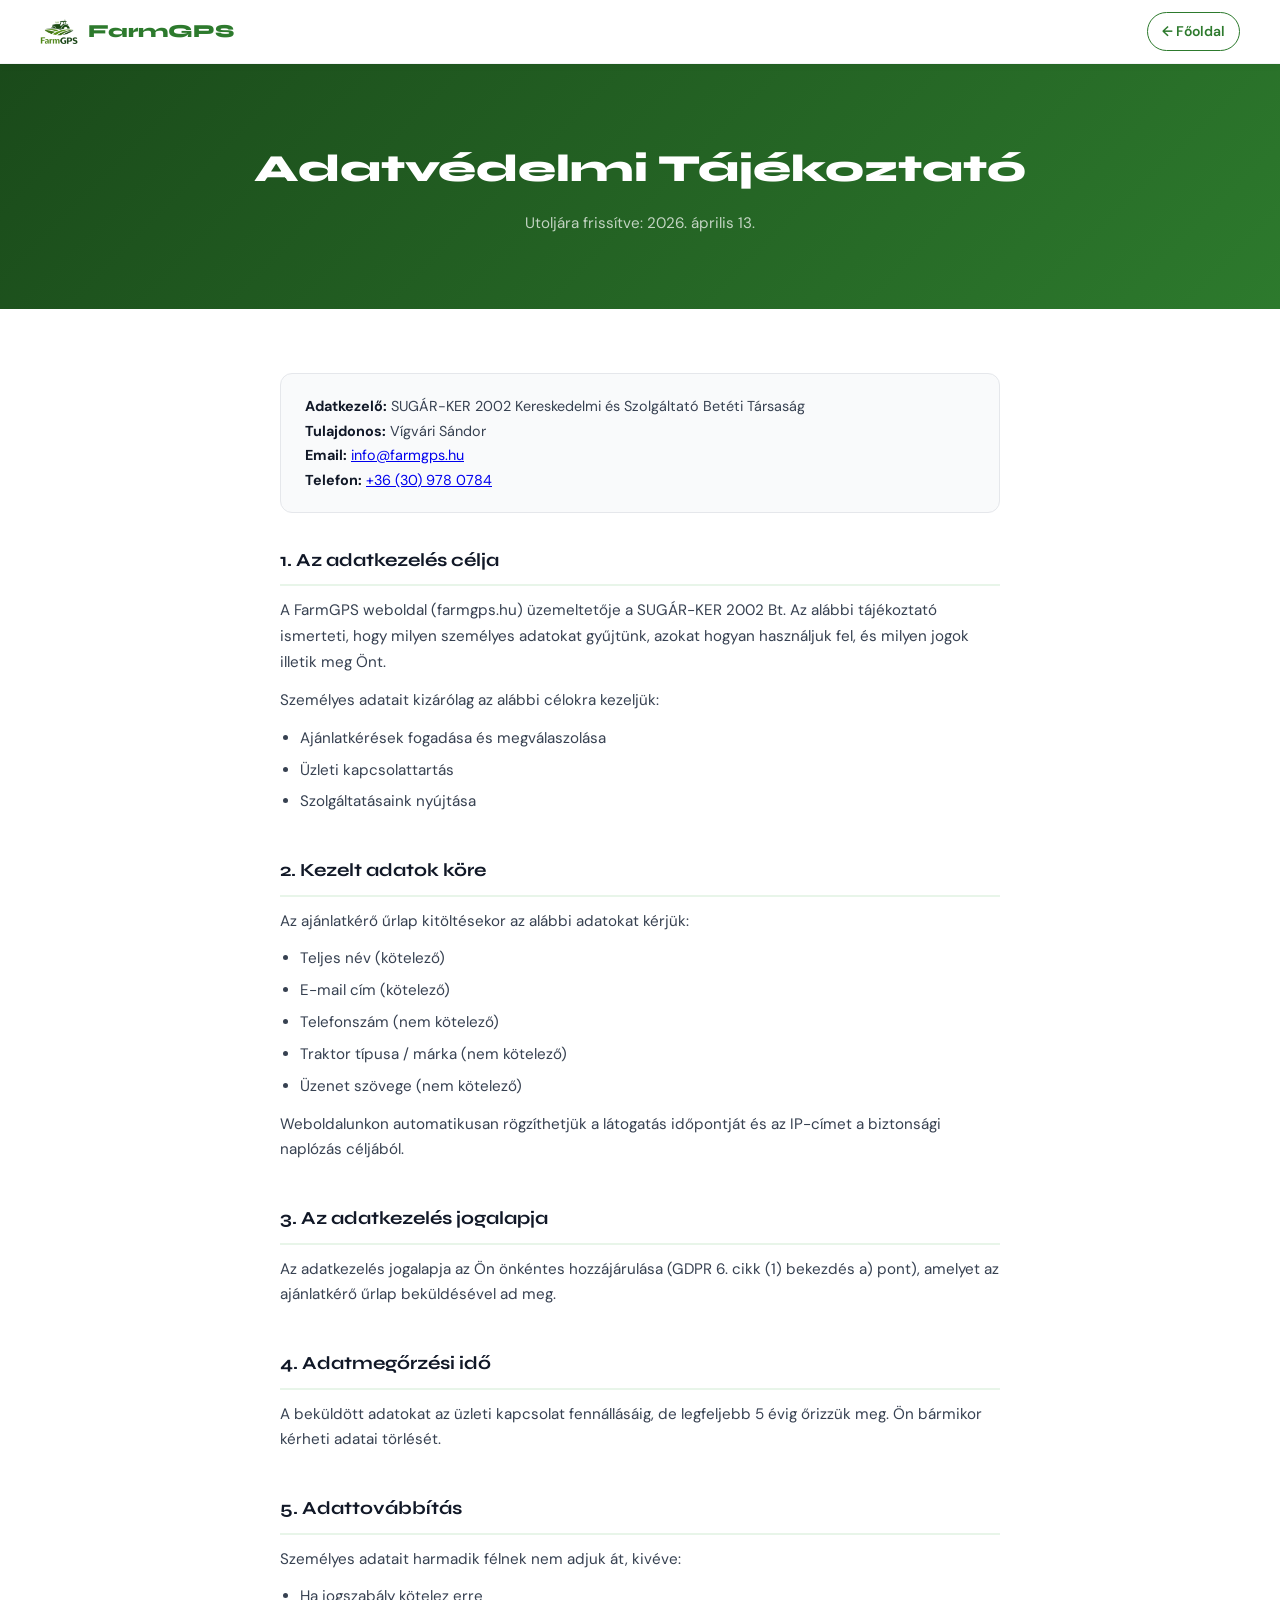
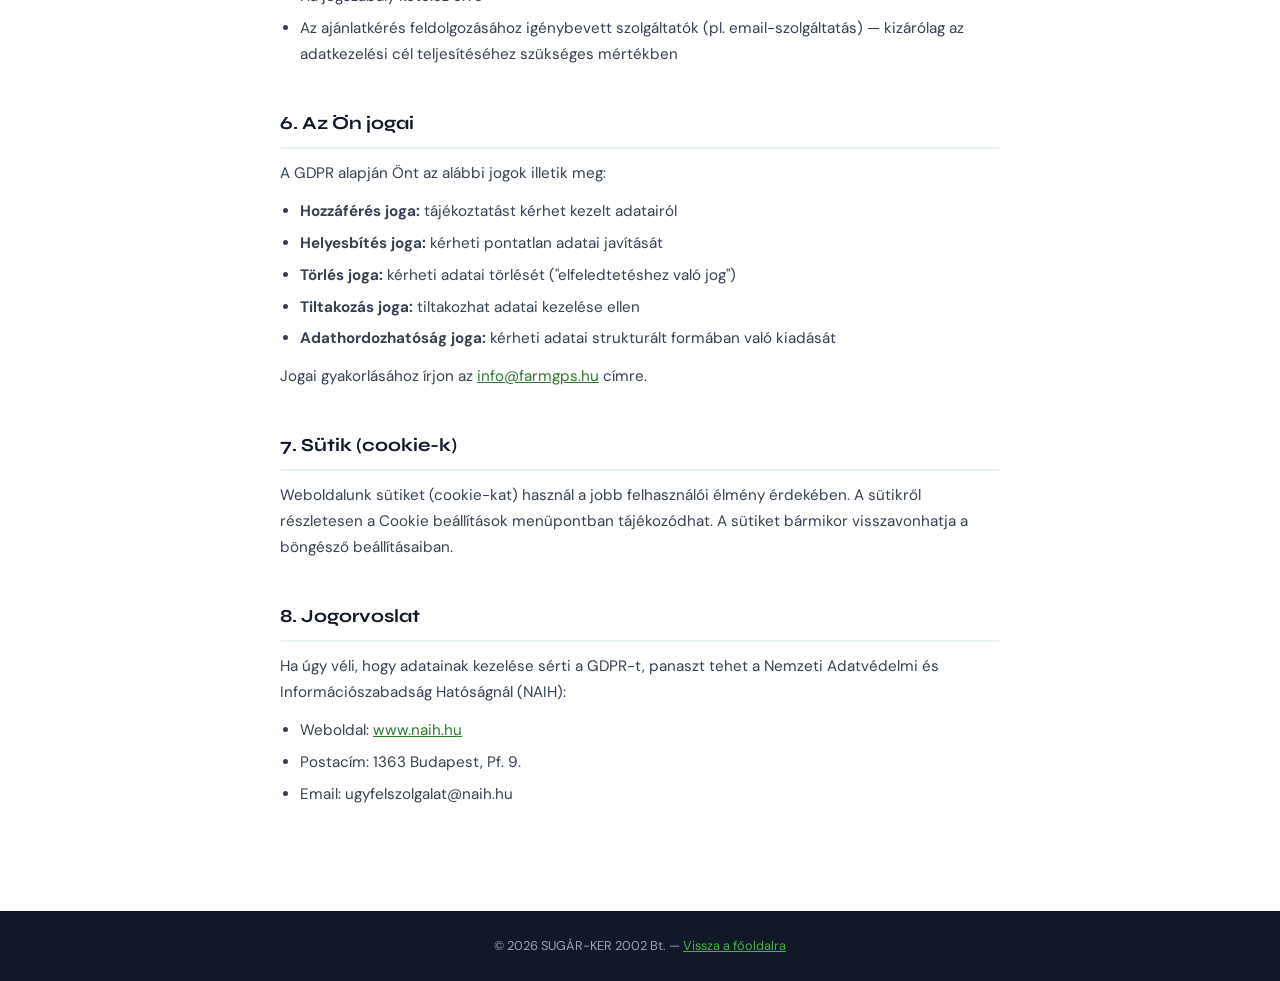
<file: adatvedelem.html>
<!DOCTYPE html>
<html lang="hu">
<head>
  <meta charset="UTF-8" />
  <meta name="viewport" content="width=device-width, initial-scale=1.0, viewport-fit=cover" />
  <title>Adatvédelmi Tájékoztató — FarmGPS</title>
  <link rel="icon" type="image/png" href="images/fgpslogo.png" />
  <link rel="preconnect" href="https://fonts.googleapis.com" />
  <link rel="preconnect" href="https://fonts.gstatic.com" crossorigin />
  <link href="https://fonts.googleapis.com/css2?family=Syne:wght@700;800&family=DM+Sans:wght@400;500;600&display=swap" rel="stylesheet" />
  <style>
    *, *::before, *::after { box-sizing: border-box; margin: 0; padding: 0; }
    :root {
      --green-700: #2D7A2D;
      --green-100: #E8F5E9;
      --gray-50:  #F9FAFB;
      --gray-100: #F3F4F6;
      --gray-200: #E5E7EB;
      --gray-500: #6B7280;
      --gray-700: #374151;
      --gray-900: #111827;
    }
    html { scroll-behavior: smooth; -webkit-font-smoothing: antialiased; }
    body { font-family: 'DM Sans', sans-serif; color: var(--gray-700); background: #fff; line-height: 1.7; }

    /* Header */
    .site-header {
      background: #fff;
      border-bottom: 1px solid var(--gray-100);
      padding: 0 clamp(16px, 4vw, 40px);
      height: 64px;
      display: flex;
      align-items: center;
      justify-content: space-between;
      position: sticky;
      top: 0;
      z-index: 100;
      box-shadow: 0 1px 8px rgba(0,0,0,0.06);
    }
    .site-header .logo {
      display: flex;
      align-items: center;
      gap: 10px;
      text-decoration: none;
    }
    .site-header .logo img {
      height: 38px;
      mix-blend-mode: multiply;
    }
    .site-header .logo-name {
      font-family: 'Syne', sans-serif;
      font-size: 1.15rem;
      font-weight: 800;
      color: var(--green-700);
    }
    .back-btn {
      display: inline-flex;
      align-items: center;
      gap: 6px;
      color: var(--green-700);
      font-size: 0.875rem;
      font-weight: 600;
      text-decoration: none;
      padding: 7px 14px;
      border-radius: 50px;
      border: 1.5px solid var(--green-700);
      transition: all 0.2s;
    }
    .back-btn:hover { background: var(--green-700); color: #fff; }

    /* Content */
    .page-hero {
      background: linear-gradient(135deg, #1a4a1a, #2D7A2D);
      padding: clamp(40px, 6vw, 72px) clamp(16px, 4vw, 40px);
      text-align: center;
    }
    .page-hero h1 {
      font-family: 'Syne', sans-serif;
      font-size: clamp(1.6rem, 4vw, 2.4rem);
      font-weight: 800;
      color: #fff;
      margin-bottom: 10px;
    }
    .page-hero p {
      color: rgba(255,255,255,0.72);
      font-size: 0.95rem;
    }

    .content {
      max-width: 800px;
      margin: 0 auto;
      padding: clamp(32px, 6vw, 64px) clamp(16px, 4vw, 40px);
    }

    .section { margin-bottom: 40px; }
    .section h2 {
      font-family: 'Syne', sans-serif;
      font-size: 1.15rem;
      font-weight: 700;
      color: var(--gray-900);
      margin-bottom: 12px;
      padding-bottom: 8px;
      border-bottom: 2px solid var(--green-100);
    }
    .section p { margin-bottom: 12px; font-size: 0.95rem; color: var(--gray-700); }
    .section ul { padding-left: 20px; margin-bottom: 12px; }
    .section ul li { font-size: 0.95rem; color: var(--gray-700); margin-bottom: 6px; }
    .section a { color: var(--green-700); }

    .info-box {
      background: var(--gray-50);
      border: 1px solid var(--gray-200);
      border-radius: 12px;
      padding: 20px 24px;
      margin-bottom: 32px;
      font-size: 0.90rem;
    }
    .info-box strong { color: var(--gray-900); }

    footer {
      background: var(--gray-900);
      color: #9CA3AF;
      text-align: center;
      padding: 24px 16px;
      font-size: 0.80rem;
    }
    footer a { color: #4CAF50; }
  </style>
</head>
<body>

<header class="site-header">
  <a href="index.html" class="logo">
    <img src="images/fgpslogo.png" alt="FarmGPS" />
    <span class="logo-name">FarmGPS</span>
  </a>
  <a href="index.html" class="back-btn">
    ← Főoldal
  </a>
</header>

<div class="page-hero">
  <h1>Adatvédelmi Tájékoztató</h1>
  <p>Utoljára frissítve: 2026. április 13.</p>
</div>

<div class="content">

  <div class="info-box">
    <strong>Adatkezelő:</strong> SUGÁR-KER 2002 Kereskedelmi és Szolgáltató Betéti Társaság<br/>
    <strong>Tulajdonos:</strong> Vígvári Sándor<br/>
    <strong>Email:</strong> <a href="mailto:info@farmgps.hu">info@farmgps.hu</a><br/>
    <strong>Telefon:</strong> <a href="tel:+36309780784">+36 (30) 978 0784</a>
  </div>

  <div class="section">
    <h2>1. Az adatkezelés célja</h2>
    <p>A FarmGPS weboldal (farmgps.hu) üzemeltetője a SUGÁR-KER 2002 Bt. Az alábbi tájékoztató ismerteti, hogy milyen személyes adatokat gyűjtünk, azokat hogyan használjuk fel, és milyen jogok illetik meg Önt.</p>
    <p>Személyes adatait kizárólag az alábbi célokra kezeljük:</p>
    <ul>
      <li>Ajánlatkérések fogadása és megválaszolása</li>
      <li>Üzleti kapcsolattartás</li>
      <li>Szolgáltatásaink nyújtása</li>
    </ul>
  </div>

  <div class="section">
    <h2>2. Kezelt adatok köre</h2>
    <p>Az ajánlatkérő űrlap kitöltésekor az alábbi adatokat kérjük:</p>
    <ul>
      <li>Teljes név (kötelező)</li>
      <li>E-mail cím (kötelező)</li>
      <li>Telefonszám (nem kötelező)</li>
      <li>Traktor típusa / márka (nem kötelező)</li>
      <li>Üzenet szövege (nem kötelező)</li>
    </ul>
    <p>Weboldalunkon automatikusan rögzíthetjük a látogatás időpontját és az IP-címet a biztonsági naplózás céljából.</p>
  </div>

  <div class="section">
    <h2>3. Az adatkezelés jogalapja</h2>
    <p>Az adatkezelés jogalapja az Ön önkéntes hozzájárulása (GDPR 6. cikk (1) bekezdés a) pont), amelyet az ajánlatkérő űrlap beküldésével ad meg.</p>
  </div>

  <div class="section">
    <h2>4. Adatmegőrzési idő</h2>
    <p>A beküldött adatokat az üzleti kapcsolat fennállásáig, de legfeljebb 5 évig őrizzük meg. Ön bármikor kérheti adatai törlését.</p>
  </div>

  <div class="section">
    <h2>5. Adattovábbítás</h2>
    <p>Személyes adatait harmadik félnek nem adjuk át, kivéve:</p>
    <ul>
      <li>Ha jogszabály kötelez erre</li>
      <li>Az ajánlatkérés feldolgozásához igénybevett szolgáltatók (pl. email-szolgáltatás) — kizárólag az adatkezelési cél teljesítéséhez szükséges mértékben</li>
    </ul>
  </div>

  <div class="section">
    <h2>6. Az Ön jogai</h2>
    <p>A GDPR alapján Önt az alábbi jogok illetik meg:</p>
    <ul>
      <li><strong>Hozzáférés joga:</strong> tájékoztatást kérhet kezelt adatairól</li>
      <li><strong>Helyesbítés joga:</strong> kérheti pontatlan adatai javítását</li>
      <li><strong>Törlés joga:</strong> kérheti adatai törlését ("elfeledtetéshez való jog")</li>
      <li><strong>Tiltakozás joga:</strong> tiltakozhat adatai kezelése ellen</li>
      <li><strong>Adathordozhatóság joga:</strong> kérheti adatai strukturált formában való kiadását</li>
    </ul>
    <p>Jogai gyakorlásához írjon az <a href="mailto:info@farmgps.hu">info@farmgps.hu</a> címre.</p>
  </div>

  <div class="section">
    <h2>7. Sütik (cookie-k)</h2>
    <p>Weboldalunk sütiket (cookie-kat) használ a jobb felhasználói élmény érdekében. A sütikről részletesen a Cookie beállítások menüpontban tájékozódhat. A sütiket bármikor visszavonhatja a böngésző beállításaiban.</p>
  </div>

  <div class="section">
    <h2>8. Jogorvoslat</h2>
    <p>Ha úgy véli, hogy adatainak kezelése sérti a GDPR-t, panaszt tehet a Nemzeti Adatvédelmi és Információszabadság Hatóságnál (NAIH):</p>
    <ul>
      <li>Weboldal: <a href="https://www.naih.hu" target="_blank" rel="noopener">www.naih.hu</a></li>
      <li>Postacím: 1363 Budapest, Pf. 9.</li>
      <li>Email: ugyfelszolgalat@naih.hu</li>
    </ul>
  </div>

</div>

<footer>
  <p>&copy; <script>document.write(new Date().getFullYear())</script> SUGÁR-KER 2002 Bt. — <a href="index.html">Vissza a főoldalra</a></p>
</footer>

</body>
</html>
</file>
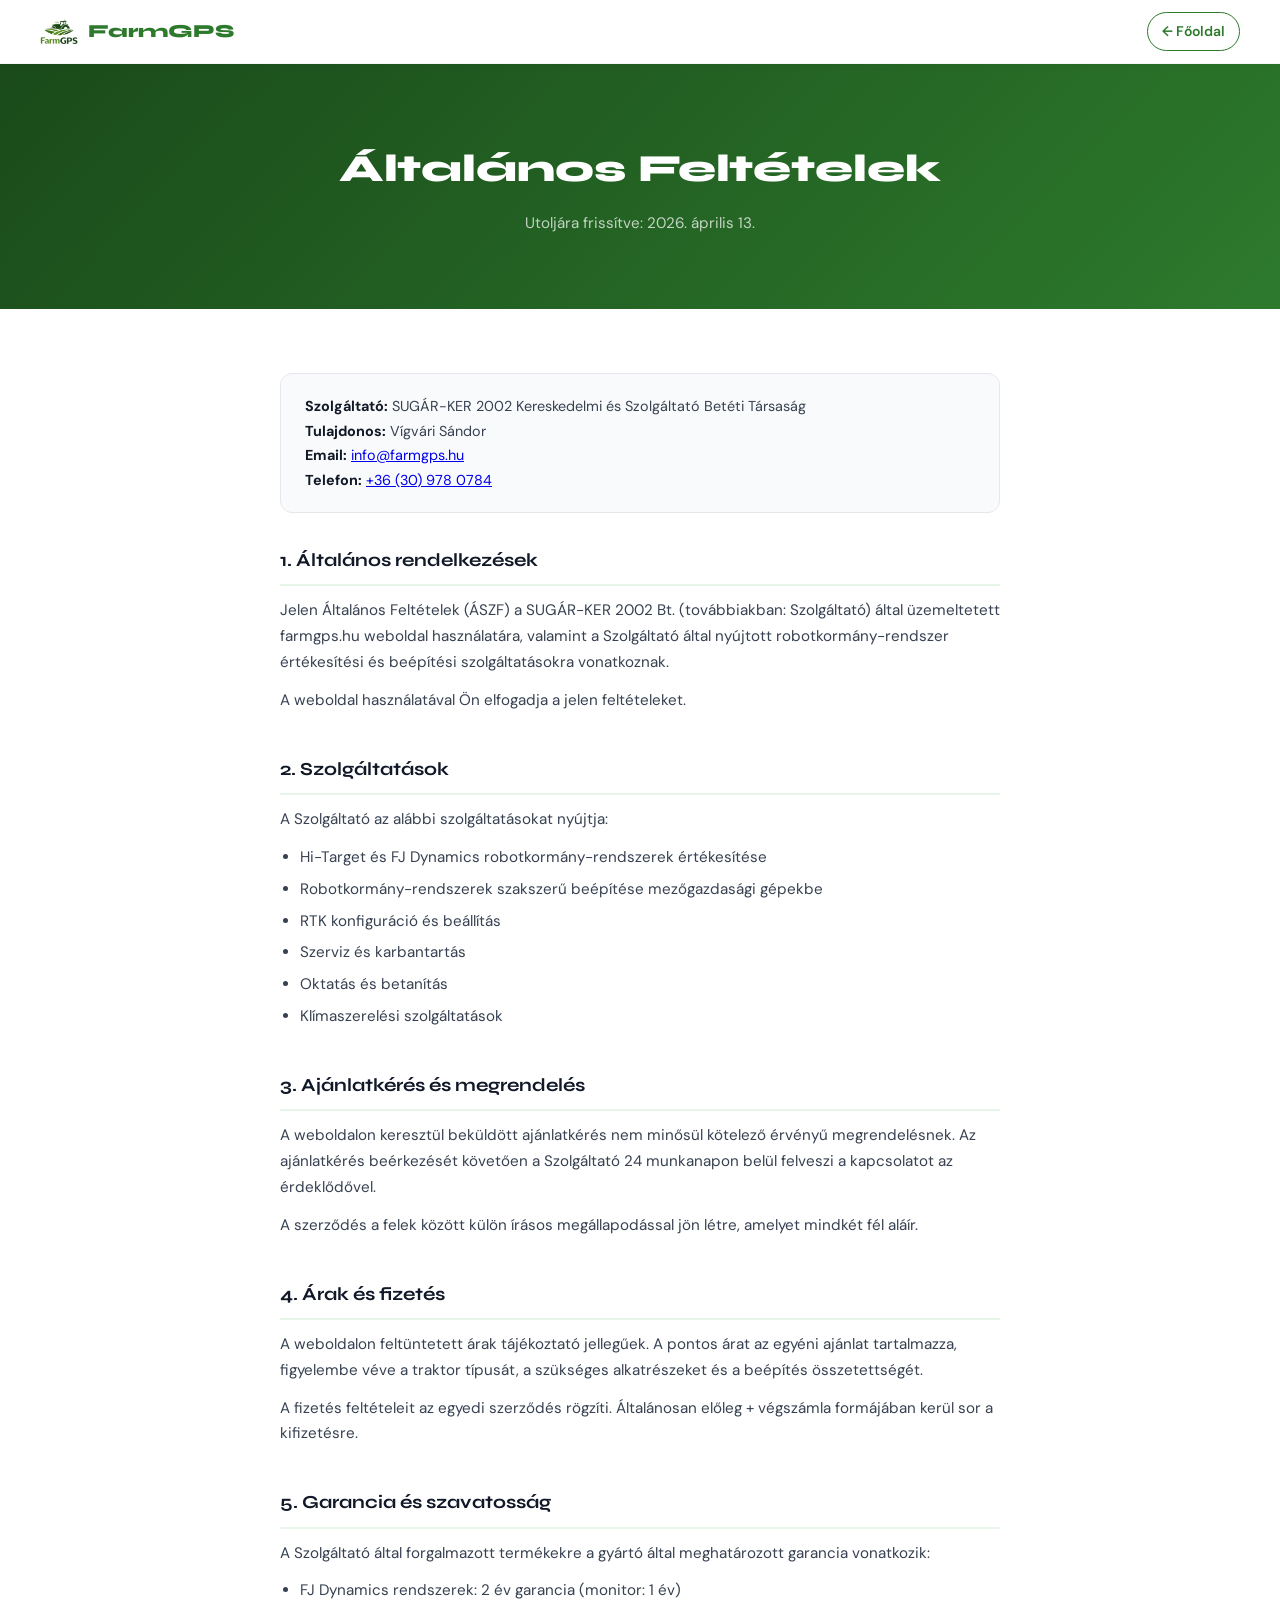
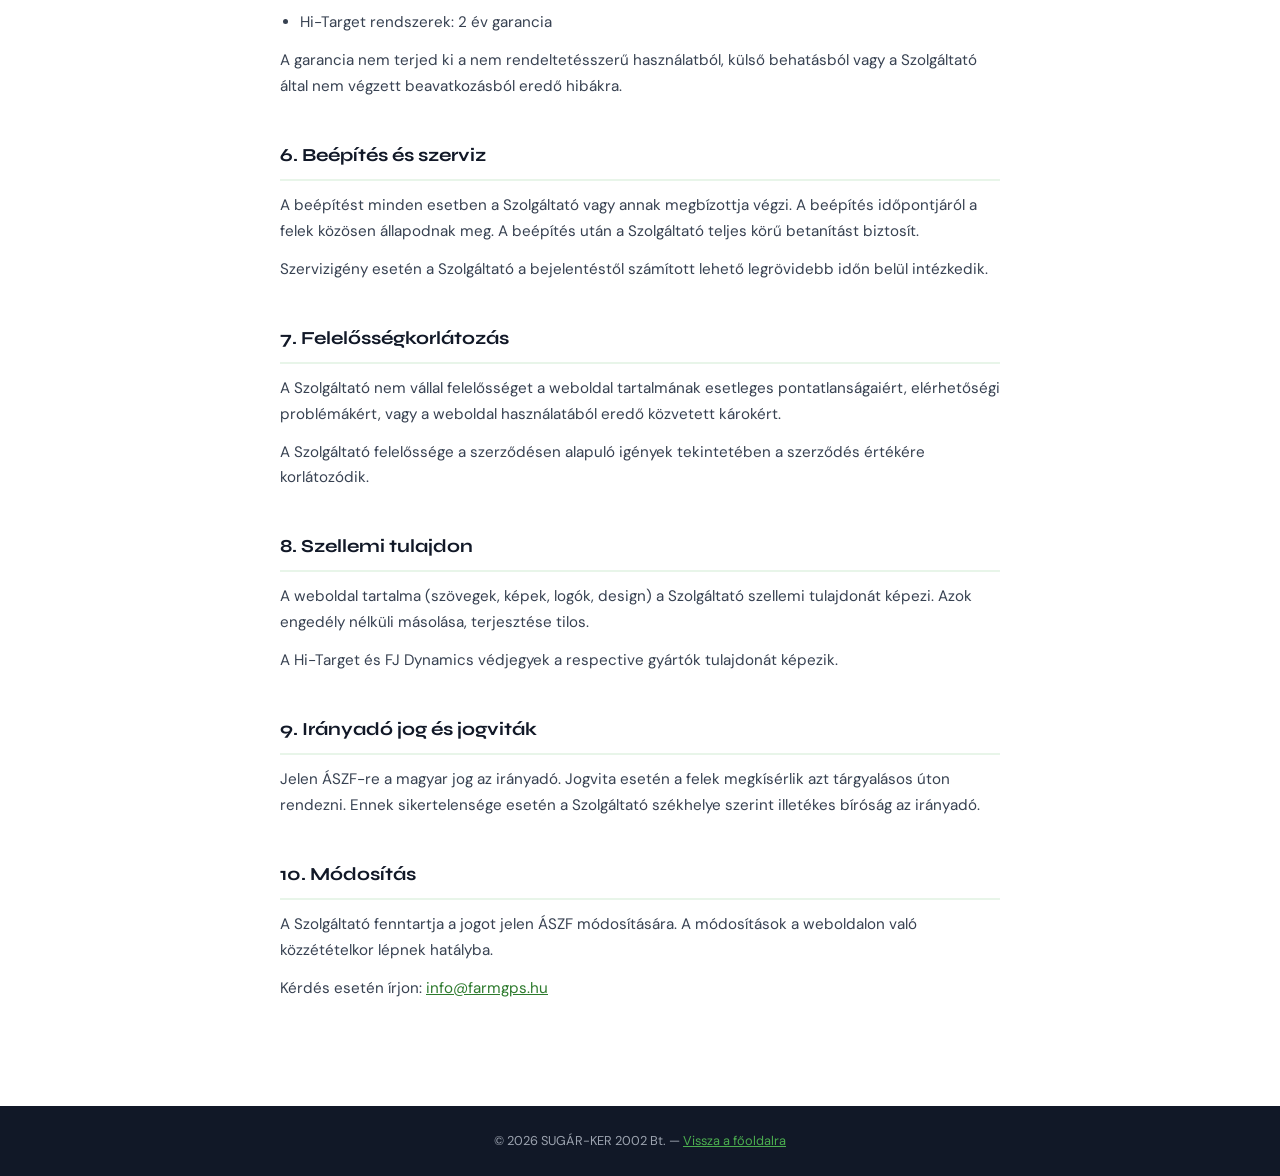
<file: altalanos-feltetelek.html>
<!DOCTYPE html>
<html lang="hu">
<head>
  <meta charset="UTF-8" />
  <meta name="viewport" content="width=device-width, initial-scale=1.0, viewport-fit=cover" />
  <title>Általános Feltételek — FarmGPS</title>
  <link rel="icon" type="image/png" href="images/fgpslogo.png" />
  <link rel="preconnect" href="https://fonts.googleapis.com" />
  <link rel="preconnect" href="https://fonts.gstatic.com" crossorigin />
  <link href="https://fonts.googleapis.com/css2?family=Syne:wght@700;800&family=DM+Sans:wght@400;500;600&display=swap" rel="stylesheet" />
  <style>
    *, *::before, *::after { box-sizing: border-box; margin: 0; padding: 0; }
    :root {
      --green-700: #2D7A2D;
      --green-100: #E8F5E9;
      --gray-50:  #F9FAFB;
      --gray-100: #F3F4F6;
      --gray-200: #E5E7EB;
      --gray-500: #6B7280;
      --gray-700: #374151;
      --gray-900: #111827;
    }
    html { scroll-behavior: smooth; -webkit-font-smoothing: antialiased; }
    body { font-family: 'DM Sans', sans-serif; color: var(--gray-700); background: #fff; line-height: 1.7; }

    .site-header {
      background: #fff;
      border-bottom: 1px solid var(--gray-100);
      padding: 0 clamp(16px, 4vw, 40px);
      height: 64px;
      display: flex;
      align-items: center;
      justify-content: space-between;
      position: sticky;
      top: 0;
      z-index: 100;
      box-shadow: 0 1px 8px rgba(0,0,0,0.06);
    }
    .site-header .logo { display: flex; align-items: center; gap: 10px; text-decoration: none; }
    .site-header .logo img { height: 38px; mix-blend-mode: multiply; }
    .site-header .logo-name { font-family: 'Syne', sans-serif; font-size: 1.15rem; font-weight: 800; color: var(--green-700); }
    .back-btn {
      display: inline-flex; align-items: center; gap: 6px;
      color: var(--green-700); font-size: 0.875rem; font-weight: 600;
      text-decoration: none; padding: 7px 14px; border-radius: 50px;
      border: 1.5px solid var(--green-700); transition: all 0.2s;
    }
    .back-btn:hover { background: var(--green-700); color: #fff; }

    .page-hero {
      background: linear-gradient(135deg, #1a4a1a, #2D7A2D);
      padding: clamp(40px, 6vw, 72px) clamp(16px, 4vw, 40px);
      text-align: center;
    }
    .page-hero h1 { font-family: 'Syne', sans-serif; font-size: clamp(1.6rem, 4vw, 2.4rem); font-weight: 800; color: #fff; margin-bottom: 10px; }
    .page-hero p  { color: rgba(255,255,255,0.72); font-size: 0.95rem; }

    .content { max-width: 800px; margin: 0 auto; padding: clamp(32px, 6vw, 64px) clamp(16px, 4vw, 40px); }

    .section { margin-bottom: 40px; }
    .section h2 {
      font-family: 'Syne', sans-serif; font-size: 1.15rem; font-weight: 700;
      color: var(--gray-900); margin-bottom: 12px; padding-bottom: 8px;
      border-bottom: 2px solid var(--green-100);
    }
    .section p  { margin-bottom: 12px; font-size: 0.95rem; color: var(--gray-700); }
    .section ul { padding-left: 20px; margin-bottom: 12px; }
    .section ul li { font-size: 0.95rem; color: var(--gray-700); margin-bottom: 6px; }
    .section a  { color: var(--green-700); }

    .info-box {
      background: var(--gray-50); border: 1px solid var(--gray-200);
      border-radius: 12px; padding: 20px 24px; margin-bottom: 32px; font-size: 0.90rem;
    }
    .info-box strong { color: var(--gray-900); }

    footer { background: var(--gray-900); color: #9CA3AF; text-align: center; padding: 24px 16px; font-size: 0.80rem; }
    footer a { color: #4CAF50; }
  </style>
</head>
<body>

<header class="site-header">
  <a href="index.html" class="logo">
    <img src="images/fgpslogo.png" alt="FarmGPS" />
    <span class="logo-name">FarmGPS</span>
  </a>
  <a href="index.html" class="back-btn">← Főoldal</a>
</header>

<div class="page-hero">
  <h1>Általános Feltételek</h1>
  <p>Utoljára frissítve: 2026. április 13.</p>
</div>

<div class="content">

  <div class="info-box">
    <strong>Szolgáltató:</strong> SUGÁR-KER 2002 Kereskedelmi és Szolgáltató Betéti Társaság<br/>
    <strong>Tulajdonos:</strong> Vígvári Sándor<br/>
    <strong>Email:</strong> <a href="mailto:info@farmgps.hu">info@farmgps.hu</a><br/>
    <strong>Telefon:</strong> <a href="tel:+36309780784">+36 (30) 978 0784</a>
  </div>

  <div class="section">
    <h2>1. Általános rendelkezések</h2>
    <p>Jelen Általános Feltételek (ÁSZF) a SUGÁR-KER 2002 Bt. (továbbiakban: Szolgáltató) által üzemeltetett farmgps.hu weboldal használatára, valamint a Szolgáltató által nyújtott robotkormány-rendszer értékesítési és beépítési szolgáltatásokra vonatkoznak.</p>
    <p>A weboldal használatával Ön elfogadja a jelen feltételeket.</p>
  </div>

  <div class="section">
    <h2>2. Szolgáltatások</h2>
    <p>A Szolgáltató az alábbi szolgáltatásokat nyújtja:</p>
    <ul>
      <li>Hi-Target és FJ Dynamics robotkormány-rendszerek értékesítése</li>
      <li>Robotkormány-rendszerek szakszerű beépítése mezőgazdasági gépekbe</li>
      <li>RTK konfiguráció és beállítás</li>
      <li>Szerviz és karbantartás</li>
      <li>Oktatás és betanítás</li>
      <li>Klímaszerelési szolgáltatások</li>
    </ul>
  </div>

  <div class="section">
    <h2>3. Ajánlatkérés és megrendelés</h2>
    <p>A weboldalon keresztül beküldött ajánlatkérés nem minősül kötelező érvényű megrendelésnek. Az ajánlatkérés beérkezését követően a Szolgáltató 24 munkanapon belül felveszi a kapcsolatot az érdeklődővel.</p>
    <p>A szerződés a felek között külön írásos megállapodással jön létre, amelyet mindkét fél aláír.</p>
  </div>

  <div class="section">
    <h2>4. Árak és fizetés</h2>
    <p>A weboldalon feltüntetett árak tájékoztató jellegűek. A pontos árat az egyéni ajánlat tartalmazza, figyelembe véve a traktor típusát, a szükséges alkatrészeket és a beépítés összetettségét.</p>
    <p>A fizetés feltételeit az egyedi szerződés rögzíti. Általánosan előleg + végszámla formájában kerül sor a kifizetésre.</p>
  </div>

  <div class="section">
    <h2>5. Garancia és szavatosság</h2>
    <p>A Szolgáltató által forgalmazott termékekre a gyártó által meghatározott garancia vonatkozik:</p>
    <ul>
      <li>FJ Dynamics rendszerek: 2 év garancia (monitor: 1 év)</li>
      <li>Hi-Target rendszerek: 2 év garancia</li>
    </ul>
    <p>A garancia nem terjed ki a nem rendeltetésszerű használatból, külső behatásból vagy a Szolgáltató által nem végzett beavatkozásból eredő hibákra.</p>
  </div>

  <div class="section">
    <h2>6. Beépítés és szerviz</h2>
    <p>A beépítést minden esetben a Szolgáltató vagy annak megbízottja végzi. A beépítés időpontjáról a felek közösen állapodnak meg. A beépítés után a Szolgáltató teljes körű betanítást biztosít.</p>
    <p>Szervizigény esetén a Szolgáltató a bejelentéstől számított lehető legrövidebb időn belül intézkedik.</p>
  </div>

  <div class="section">
    <h2>7. Felelősségkorlátozás</h2>
    <p>A Szolgáltató nem vállal felelősséget a weboldal tartalmának esetleges pontatlanságaiért, elérhetőségi problémákért, vagy a weboldal használatából eredő közvetett károkért.</p>
    <p>A Szolgáltató felelőssége a szerződésen alapuló igények tekintetében a szerződés értékére korlátozódik.</p>
  </div>

  <div class="section">
    <h2>8. Szellemi tulajdon</h2>
    <p>A weboldal tartalma (szövegek, képek, logók, design) a Szolgáltató szellemi tulajdonát képezi. Azok engedély nélküli másolása, terjesztése tilos.</p>
    <p>A Hi-Target és FJ Dynamics védjegyek a respective gyártók tulajdonát képezik.</p>
  </div>

  <div class="section">
    <h2>9. Irányadó jog és jogviták</h2>
    <p>Jelen ÁSZF-re a magyar jog az irányadó. Jogvita esetén a felek megkísérlik azt tárgyalásos úton rendezni. Ennek sikertelensége esetén a Szolgáltató székhelye szerint illetékes bíróság az irányadó.</p>
  </div>

  <div class="section">
    <h2>10. Módosítás</h2>
    <p>A Szolgáltató fenntartja a jogot jelen ÁSZF módosítására. A módosítások a weboldalon való közzétételkor lépnek hatályba.</p>
    <p>Kérdés esetén írjon: <a href="mailto:info@farmgps.hu">info@farmgps.hu</a></p>
  </div>

</div>

<footer>
  <p>&copy; <script>document.write(new Date().getFullYear())</script> SUGÁR-KER 2002 Bt. — <a href="index.html">Vissza a főoldalra</a></p>
</footer>

</body>
</html>
</file>
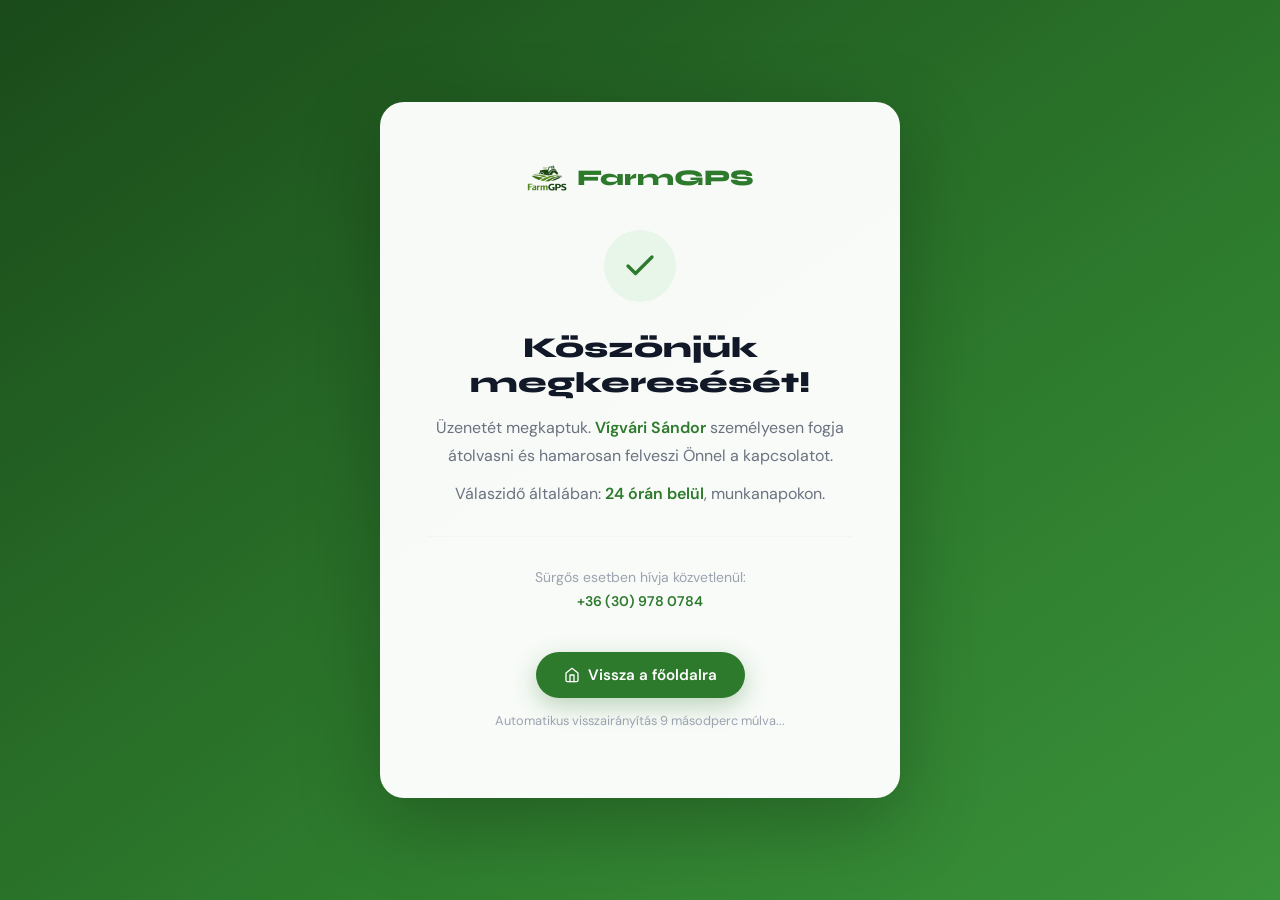
<file: koszonjuk.html>
<!DOCTYPE html>
<html lang="hu">
<head>
  <meta charset="UTF-8" />
  <meta name="viewport" content="width=device-width, initial-scale=1.0" />
  <title>Köszönjük! — FarmGPS</title>
  <link rel="icon" type="image/png" href="images/fgpslogo.png" />
  <link rel="preconnect" href="https://fonts.googleapis.com" />
  <link rel="preconnect" href="https://fonts.gstatic.com" crossorigin />
  <link href="https://fonts.googleapis.com/css2?family=Syne:wght@700;800&family=DM+Sans:wght@400;500;600&display=swap" rel="stylesheet" />
  <style>
    *, *::before, *::after { box-sizing: border-box; margin: 0; padding: 0; }
    body {
      font-family: 'DM Sans', sans-serif;
      background: linear-gradient(145deg, #1a4a1a 0%, #2D7A2D 60%, #3a923a 100%);
      min-height: 100vh;
      display: flex;
      align-items: center;
      justify-content: center;
      padding: 24px;
    }
    .card {
      background: rgba(255,255,255,0.97);
      border-radius: 24px;
      padding: 56px 48px;
      max-width: 520px;
      width: 100%;
      text-align: center;
      box-shadow: 0 24px 80px rgba(0,0,0,0.25);
    }
    .icon {
      width: 72px; height: 72px;
      background: #E8F5E9;
      border-radius: 50%;
      display: flex;
      align-items: center;
      justify-content: center;
      margin: 0 auto 28px;
    }
    .icon svg { width: 36px; height: 36px; stroke: #2D7A2D; }
    .logo-wrap {
      display: flex;
      align-items: center;
      justify-content: center;
      gap: 10px;
      margin-bottom: 32px;
    }
    .logo-wrap img { height: 40px; mix-blend-mode: multiply; }
    .logo-name {
      font-family: 'Syne', sans-serif;
      font-size: 1.4rem;
      font-weight: 800;
      color: #2D7A2D;
    }
    h1 {
      font-family: 'Syne', sans-serif;
      font-size: 1.8rem;
      font-weight: 800;
      color: #111827;
      margin-bottom: 14px;
    }
    p {
      font-size: 1rem;
      color: #6B7280;
      line-height: 1.75;
      margin-bottom: 10px;
    }
    .highlight {
      font-weight: 600;
      color: #2D7A2D;
    }
    .btn {
      display: inline-flex;
      align-items: center;
      gap: 8px;
      background: #2D7A2D;
      color: white;
      padding: 13px 28px;
      border-radius: 50px;
      font-family: 'DM Sans', sans-serif;
      font-size: 0.95rem;
      font-weight: 600;
      text-decoration: none;
      margin-top: 28px;
      transition: background 0.2s, transform 0.2s;
      box-shadow: 0 8px 24px rgba(45,122,45,0.3);
    }
    .btn:hover { background: #3a923a; transform: translateY(-2px); }
    .divider { height: 1px; background: #F3F4F6; margin: 28px 0; }
    .contact-info { font-size: 0.875rem; color: #9CA3AF; }
    .contact-info a { color: #2D7A2D; text-decoration: none; font-weight: 600; }
    @media (max-width: 480px) {
      .card { padding: 36px 24px; }
      h1 { font-size: 1.5rem; }
    }
    /* Auto redirect countdown */
    .countdown { font-size: 0.8rem; color: #9CA3AF; margin-top: 12px; }
  </style>
</head>
<body>
  <div class="card">
    <div class="logo-wrap">
      <img src="images/fgpslogo.png" alt="FarmGPS" />
      <span class="logo-name">FarmGPS</span>
    </div>

    <div class="icon">
      <svg fill="none" stroke-width="2.2" stroke-linecap="round" stroke-linejoin="round" viewBox="0 0 24 24">
        <polyline points="20 6 9 17 4 12"/>
      </svg>
    </div>

    <h1>Köszönjük megkeresését!</h1>
    <p>Üzenetét megkaptuk. <span class="highlight">Vígvári Sándor</span> személyesen fogja átolvasni és hamarosan felveszi Önnel a kapcsolatot.</p>
    <p>Válaszidő általában: <span class="highlight">24 órán belül</span>, munkanapokon.</p>

    <div class="divider"></div>

    <p class="contact-info">
      Sürgős esetben hívja közvetlenül:<br/>
      <a href="tel:+36309780784">+36 (30) 978 0784</a>
    </p>

    <a href="https://www.farmgps.hu/" class="btn">
      <svg width="16" height="16" fill="none" stroke="currentColor" stroke-width="2" stroke-linecap="round" stroke-linejoin="round" viewBox="0 0 24 24">
        <path d="M3 9l9-7 9 7v11a2 2 0 01-2 2H5a2 2 0 01-2-2z"/><polyline points="9 22 9 12 15 12 15 22"/>
      </svg>
      Vissza a főoldalra
    </a>

    <p class="countdown" id="countdown">Automatikus visszairányítás <span id="sec">10</span> másodperc múlva...</p>
  </div>

  <script>
    let s = 10;
    const el = document.getElementById('sec');
    const timer = setInterval(() => {
      s--;
      if (el) el.textContent = s;
      if (s <= 0) {
        clearInterval(timer);
        window.location.href = 'https://www.farmgps.hu/';
      }
    }, 1000);
  </script>
</body>
</html>
</file>
<file: css/style.css>
/* ============================================================
   FarmGPS — Main Stylesheet  v4
   File: css/style.css
   ============================================================ */

/* ============================================================
   CSS VARIABLES
   ============================================================ */
:root {
  --green-900: #1a4a1a;
  --green-800: #1f5c1f;
  --green-700: #2D7A2D;
  --green-600: #3a923a;
  --green-500: #4CAF50;
  --green-400: #66BB6A;
  --green-300: #A5D6A7;
  --green-100: #E8F5E9;
  --green-50:  #F1F8F1;

  --white:     #ffffff;
  --gray-50:   #F9FAFB;
  --gray-100:  #F3F4F6;
  --gray-200:  #E5E7EB;
  --gray-300:  #D1D5DB;
  --gray-400:  #9CA3AF;
  --gray-500:  #6B7280;
  --gray-600:  #4B5563;
  --gray-700:  #374151;
  --gray-800:  #1F2937;
  --gray-900:  #111827;

  --font-display: 'Syne', sans-serif;
  --font-body:    'DM Sans', sans-serif;

  --section-padding: clamp(52px, 8vw, 92px);
  --container-max:   1200px;
  --container-pad:   clamp(16px, 5vw, 40px);

  --shadow-sm:    0 1px 3px rgba(0,0,0,0.08);
  --shadow-md:    0 4px 16px rgba(0,0,0,0.10), 0 2px 6px rgba(0,0,0,0.06);
  --shadow-lg:    0 12px 40px rgba(0,0,0,0.13), 0 4px 16px rgba(0,0,0,0.08);
  --shadow-green: 0 8px 32px rgba(45,122,45,0.28);
  --radius-sm:  8px;
  --radius-md:  14px;
  --radius-lg:  20px;
  --radius-xl:  28px;
  --transition: 0.3s cubic-bezier(0.4, 0, 0.2, 1);
}

/* ============================================================
   RESET & BASE
   ============================================================ */
*, *::before, *::after { box-sizing: border-box; margin: 0; padding: 0; }

html {
  scroll-behavior: smooth;
  font-size: 16px;
  -webkit-font-smoothing: antialiased;
  -moz-osx-font-smoothing: grayscale;
}

body {
  font-family: var(--font-body);
  color: var(--gray-800);
  background: var(--white);
  line-height: 1.6;
  overflow-x: hidden;
  width: 100%;
}

img       { max-width: 100%; display: block; height: auto; }
a         { color: inherit; text-decoration: none; }
blockquote { margin: 0; }

.container {
  max-width: var(--container-max);
  width: 100%;
  margin: 0 auto;
  padding: 0 var(--container-pad);
  box-sizing: border-box;
}

/* ============================================================
   TYPOGRAPHY
   ============================================================ */
h1, h2, h3, h4, h5 {
  font-family: var(--font-display);
  font-weight: 700;
  line-height: 1.15;
  color: var(--gray-900);
}

.section-badge {
  display: inline-flex;
  align-items: center;
  gap: 8px;
  background: var(--green-100);
  color: var(--green-700);
  font-size: 0.71rem;
  font-weight: 700;
  letter-spacing: 0.09em;
  text-transform: uppercase;
  padding: 5px 13px;
  border-radius: 50px;
  border: 1px solid var(--green-300);
  margin-bottom: 16px;
}

.section-badge::before {
  content: '';
  width: 6px; height: 6px;
  background: var(--green-500);
  border-radius: 50%;
  flex-shrink: 0;
}

.section-title {
  font-size: clamp(1.65rem, 3vw, 2.4rem);
  margin-bottom: 12px;
  color: var(--gray-900);
  letter-spacing: -0.02em;
}

.section-subtitle {
  font-size: 0.98rem;
  color: var(--gray-500);
  max-width: 560px;
  line-height: 1.75;
}

/* ============================================================
   BUTTONS
   ============================================================ */
.btn {
  display: inline-flex;
  align-items: center;
  justify-content: center;
  gap: 7px;
  padding: 12px 26px;
  border-radius: 50px;
  font-family: var(--font-body);
  font-size: 0.91rem;
  font-weight: 600;
  cursor: pointer;
  border: none;
  transition: var(--transition);
  white-space: nowrap;
  text-decoration: none;
}

.btn-primary {
  background: var(--green-700);
  color: var(--white);
  box-shadow: var(--shadow-green);
}
.btn-primary:hover {
  background: var(--green-600);
  transform: translateY(-2px);
  box-shadow: 0 14px 40px rgba(45,122,45,0.38);
}
.btn-primary:active { transform: translateY(0); }

.btn-outline {
  background: transparent;
  color: var(--white);
  border: 1.5px solid rgba(255,255,255,0.45);
}
.btn-outline:hover {
  background: rgba(255,255,255,0.1);
  border-color: rgba(255,255,255,0.75);
}

.btn-outline-dark {
  background: transparent;
  color: var(--green-700);
  border: 1.5px solid var(--green-700);
}
.btn-outline-dark:hover {
  background: var(--green-700);
  color: var(--white);
}

.btn-sm    { font-size: 0.83rem; padding: 8px 17px; }
.btn-block { width: 100%; justify-content: center; padding: 14px; }

/* ============================================================
   HEADER
   ============================================================ */
#header {
  position: fixed;
  top: 0; left: 0; right: 0;
  z-index: 1000;
  background: var(--white);
  border-bottom: 1px solid var(--gray-100);
  transition: box-shadow var(--transition);
}
#header.scrolled { box-shadow: var(--shadow-md); }

.header-inner {
  display: flex;
  align-items: center;
  justify-content: space-between;
  height: 68px;
  gap: 20px;
}

/* Logo */
.logo {
  display: flex;
  align-items: center;
  gap: 10px;
  flex-shrink: 0;
  text-decoration: none;
}

.logo img {
  height: 44px;
  width: auto;
  object-fit: contain;
  /* mix-blend-mode removes black background on white surface */
  mix-blend-mode: multiply;
}

.logo-text   { display: flex; flex-direction: column; line-height: 1.1; }
.logo-name   {
  font-family: var(--font-display);
  font-size: 1.2rem;
  font-weight: 800;
  color: var(--green-700);
  letter-spacing: -0.02em;
}
.logo-tagline {
  font-size: 0.60rem;
  color: var(--gray-400);
  letter-spacing: 0.04em;
  text-transform: uppercase;
  font-weight: 500;
}

/* Nav */
.nav-links {
  display: flex;
  align-items: center;
  gap: 1px;
  list-style: none;
}
.nav-links a {
  padding: 5px 10px;
  border-radius: 7px;
  font-size: 0.855rem;
  font-weight: 500;
  color: var(--gray-600);
  transition: var(--transition);
  white-space: nowrap;
}
.nav-links a:hover,
.nav-links a.active {
  color: var(--green-700);
  background: var(--green-50);
}

/* Header actions */
.header-actions {
  display: flex;
  align-items: center;
  gap: 12px;
  flex-shrink: 0;
}

/* Language */
.lang-switcher {
  display: flex;
  align-items: center;
  background: var(--gray-100);
  border-radius: 50px;
  padding: 3px;
  gap: 2px;
}
.lang-btn {
  padding: 4px 11px;
  border-radius: 50px;
  font-size: 0.70rem;
  font-weight: 700;
  letter-spacing: 0.05em;
  cursor: pointer;
  border: none;
  background: transparent;
  color: var(--gray-500);
  transition: var(--transition);
  font-family: var(--font-body);
}
.lang-btn.active { background: var(--white); color: var(--green-700); box-shadow: var(--shadow-sm); }
.lang-btn:hover:not(.active) { color: var(--gray-700); }

/* Hamburger */
.hamburger {
  display: none;
  flex-direction: column;
  gap: 5px;
  cursor: pointer;
  padding: 8px;
  border: none;
  background: none;
  flex-shrink: 0;
}
.hamburger span {
  display: block;
  width: 22px; height: 2px;
  background: var(--gray-700);
  border-radius: 2px;
  transition: var(--transition);
}
.hamburger.open span:nth-child(1) { transform: translateY(7px) rotate(45deg); }
.hamburger.open span:nth-child(2) { opacity: 0; transform: scaleX(0); }
.hamburger.open span:nth-child(3) { transform: translateY(-7px) rotate(-45deg); }

/* Mobile nav */
.mobile-nav {
  display: none;
  position: fixed;
  top: 68px; left: 0; right: 0;
  background: var(--white);
  border-bottom: 1px solid var(--gray-100);
  padding: 10px var(--container-pad) 18px;
  box-shadow: var(--shadow-md);
  z-index: 999;
  opacity: 0;
  pointer-events: none;
  transform: translateY(-6px);
  transition: opacity 0.22s ease, transform 0.22s ease;
}
.mobile-nav.open {
  display: block;
  opacity: 1;
  pointer-events: all;
  transform: translateY(0);
}
.mobile-nav ul { list-style: none; display: flex; flex-direction: column; gap: 2px; margin-bottom: 12px; }
.mobile-nav a {
  display: block;
  padding: 9px 13px;
  border-radius: 9px;
  color: var(--gray-700);
  font-weight: 500;
  font-size: 0.93rem;
  transition: var(--transition);
}
.mobile-nav a:hover { background: var(--green-50); color: var(--green-700); }
.mobile-nav-footer {
  display: flex;
  align-items: center;
  justify-content: space-between;
  gap: 12px;
  padding-top: 12px;
  border-top: 1px solid var(--gray-100);
}

/* ============================================================
   HERO — Photo background, fully responsive
   ============================================================ */
#hero {
  position: relative;
  min-height: 100svh;        /* svh for mobile browsers */
  min-height: 100vh;         /* fallback */
  padding-top: 68px;
  display: flex;
  align-items: center;
  overflow: hidden;
}

/* Background photo layer */
.hero-bg-img {
  position: absolute;
  inset: 0;
  background-image: url('../images/hero.webp');
  background-size: cover;
  background-position: 65% 45%;
  background-repeat: no-repeat;
  transform: scale(1.04);
  transition: transform 10s ease-out;
  will-change: transform;
}
.hero-bg-img.loaded { transform: scale(1); }

/* Dark gradient overlay — erős bal oldalon (szöveg), átlátszó jobb oldalon (traktor látszik) */
.hero-bg-pattern {
  position: absolute;
  inset: 0;
  z-index: 1;
  background: linear-gradient(
    100deg,
    rgba(8, 26, 8, 0.92) 0%,
    rgba(12, 38, 12, 0.78) 35%,
    rgba(15, 44, 15, 0.45) 58%,
    rgba(10, 30, 10, 0.15) 78%,
    rgba(5, 18, 5, 0.08) 100%
  );
}
.hero-bg-pattern::after {
  content: '';
  position: absolute;
  bottom: 0; left: 0; right: 0;
  height: 180px;
  background: linear-gradient(to top, rgba(0,0,0,0.38), transparent);
}

/* Subtle grid */
.hero-grid-overlay {
  position: absolute;
  inset: 0;
  z-index: 1;
  background-image:
    linear-gradient(rgba(255,255,255,0.022) 1px, transparent 1px),
    linear-gradient(90deg, rgba(255,255,255,0.022) 1px, transparent 1px);
  background-size: 64px 64px;
  mask-image: linear-gradient(to bottom, transparent 0%, rgba(0,0,0,0.5) 25%, rgba(0,0,0,0.5) 75%, transparent 100%);
}

/* Inner grid layout */
.hero-inner {
  position: relative;
  z-index: 2;
  display: flex;
  flex-direction: column;
  justify-content: center;
  width: 100%;
  max-width: 680px;
  padding-top: clamp(48px, 8vh, 80px);
  padding-bottom: clamp(72px, 12vh, 110px);
}

/* --- Badge --- */
.hero-badge-wrap {
  display: inline-flex;
  align-items: center;
  gap: 8px;
  background: rgba(255,255,255,0.10);
  backdrop-filter: blur(12px);
  -webkit-backdrop-filter: blur(12px);
  border: 1px solid rgba(255,255,255,0.20);
  border-radius: 50px;
  padding: 5px 14px 5px 5px;
  margin-bottom: 22px;
  width: fit-content;
}
.hero-badge-dot {
  width: 20px; height: 20px;
  background: var(--green-500);
  border-radius: 50%;
  flex-shrink: 0;
  position: relative;
}
.hero-badge-dot::before {
  content: '';
  position: absolute;
  inset: -4px;
  border-radius: 50%;
  border: 2px solid var(--green-400);
  opacity: 0;
  animation: pulse-ring 2.6s ease-out infinite;
}
@keyframes pulse-ring {
  0%   { opacity: 0.7; transform: scale(0.85); }
  100% { opacity: 0;   transform: scale(1.5); }
}
.hero-badge-text {
  font-size: 0.70rem;
  font-weight: 700;
  color: rgba(255,255,255,0.92);
  letter-spacing: 0.05em;
  text-transform: uppercase;
}

/* --- Title --- */
.hero-title {
  font-family: var(--font-display);
  font-size: clamp(2.2rem, 5vw, 3.8rem);
  font-weight: 800;
  line-height: 1.06;
  color: var(--white);
  margin-bottom: 18px;
  letter-spacing: -0.025em;
  text-shadow: 0 2px 20px rgba(0,0,0,0.3);
}
.hero-title span        { display: block; }
.hero-title-accent      { color: var(--green-300); }

/* --- Subtitle --- */
.hero-subtitle {
  font-size: 1rem;
  color: rgba(255,255,255,0.80);
  line-height: 1.78;
  max-width: 460px;
  margin-bottom: 34px;
  text-shadow: 0 1px 8px rgba(0,0,0,0.25);
}

/* --- CTA --- */
.hero-cta-group {
  display: flex;
  gap: 11px;
  flex-wrap: wrap;
  margin-bottom: 44px;
}

/* --- Stats --- */
.hero-stats {
  display: flex;
  align-items: center;
  gap: 24px;
  flex-wrap: wrap;
}
.hero-stat       { display: flex; flex-direction: column; }
.hero-stat-num   {
  font-family: var(--font-display);
  font-size: 1.6rem;
  font-weight: 800;
  color: var(--white);
  line-height: 1;
  text-shadow: 0 2px 10px rgba(0,0,0,0.2);
}
.hero-stat-label {
  font-size: 0.70rem;
  color: rgba(255,255,255,0.60);
  margin-top: 3px;
  font-weight: 500;
}
.hero-stat-divider {
  width: 1px; height: 32px;
  background: rgba(255,255,255,0.2);
  align-self: center;
}

/* --- Visual card (right) --- */
.hero-visual {
  display: flex;
  justify-content: flex-end;
  align-items: center;
  position: relative;
}
.hero-visual-glow {
  position: absolute;
  top: -80px; right: -80px;
  width: 260px; height: 260px;
  background: radial-gradient(circle, rgba(76,175,80,0.28) 0%, transparent 65%);
  border-radius: 50%;
  pointer-events: none;
}
.hero-visual-card {
  background: rgba(255,255,255,0.07);
  backdrop-filter: blur(22px);
  -webkit-backdrop-filter: blur(22px);
  border: 1px solid rgba(255,255,255,0.13);
  border-radius: var(--radius-xl);
  padding: 28px;
  width: 100%;
  max-width: 380px;
  position: relative;
  box-shadow: 0 20px 60px rgba(0,0,0,0.24);
}
.hero-feature-list  { list-style: none; display: flex; flex-direction: column; gap: 12px; }
.hero-feature-item  {
  display: flex;
  align-items: center;
  gap: 12px;
  color: rgba(255,255,255,0.92);
  font-size: 0.90rem;
  font-weight: 500;
}
.hero-feature-icon  {
  width: 34px; height: 34px;
  background: rgba(76,175,80,0.18);
  border: 1px solid rgba(76,175,80,0.30);
  border-radius: 9px;
  display: flex;
  align-items: center;
  justify-content: center;
  flex-shrink: 0;
  color: var(--green-300);
}
.hero-divider { height: 1px; background: rgba(255,255,255,0.10); margin: 16px 0; }

/* Partner logók a hero alatt */
.hero-partners {
  display: flex;
  align-items: center;
  gap: 16px;
  margin-top: 28px;
  padding-top: 20px;
  border-top: 1px solid rgba(255,255,255,0.12);
  flex-wrap: wrap;
}

.hero-partners-label {
  font-size: 0.67rem;
  font-weight: 700;
  letter-spacing: 0.08em;
  text-transform: uppercase;
  color: rgba(255,255,255,0.45);
  white-space: nowrap;
}

.hero-partners-logos {
  display: flex;
  align-items: center;
  gap: 16px;
}

.hero-brand-logo {
  height: 22px;
  width: auto;
  max-width: 90px;
  object-fit: contain;
  mix-blend-mode: screen;
  opacity: 0.82;
  filter: brightness(1.2);
  transition: opacity 0.22s;
}
.hero-brand-logo:hover { opacity: 1; }

/* Scroll indicator */
.hero-scroll {
  position: absolute;
  bottom: 24px; left: 50%;
  transform: translateX(-50%);
  color: rgba(255,255,255,0.42);
  z-index: 2;
  animation: scroll-bounce 2.2s ease-in-out infinite;
}
@keyframes scroll-bounce {
  0%, 100% { transform: translateX(-50%) translateY(0); }
  50%       { transform: translateX(-50%) translateY(7px); }
}

/* ============================================================
   ABOUT
   ============================================================ */
#about { padding: var(--section-padding) 0; background: var(--white); }

/* Cím középen felül */
.about-header {
  text-align: center;
  margin-bottom: 44px;
}
.about-header .section-badge { margin-bottom: 12px; }
.about-header .section-title { max-width: 700px; margin: 0 auto; }

/* Kétoszlopos: bal fotó (kisebb), jobb szöveg */
.about-inner {
  display: grid;
  grid-template-columns: 280px 1fr;
  gap: 48px;
  align-items: start;
}

/* Bal: fotó + stat + mini badge-ek */
.about-visual {
  position: relative;
  display: flex;
  flex-direction: column;
  gap: 14px;
}

.about-image-frame {
  position: relative;
  border-radius: var(--radius-xl);
  overflow: hidden;
  background: linear-gradient(135deg, var(--green-100), var(--green-50));
  aspect-ratio: 3/4;
  width: 100%;
  display: flex;
  align-items: center;
  justify-content: center;
  box-shadow: var(--shadow-md);
}

.about-photo {
  width: 100%;
  height: 100%;
  object-fit: cover;
  object-position: center top;
  display: block;
}

.about-image-placeholder { width: 100%; height: 100%; display: flex; flex-direction: column; align-items: center; justify-content: center; gap: 13px; }
.about-image-placeholder svg { opacity: 0.30; }

/* 20+ kártya */
.about-accent-card {
  background: var(--green-700);
  color: white;
  padding: 14px 18px;
  border-radius: var(--radius-md);
  box-shadow: var(--shadow-green);
  text-align: center;
}
.about-accent-card .acc-num   { font-family: var(--font-display); font-size: 1.7rem; font-weight: 800; line-height: 1; }
.about-accent-card .acc-label { font-size: 0.68rem; opacity: 0.82; margin-top: 3px; }

/* Mini badge-ek a fotó alatt */
.about-mini-badges {
  display: flex;
  flex-direction: column;
  gap: 7px;
}
.about-mini-badge {
  display: flex;
  align-items: center;
  gap: 8px;
  padding: 9px 12px;
  background: var(--green-50);
  border: 1px solid var(--green-100);
  border-radius: var(--radius-md);
  font-size: 0.78rem;
  font-weight: 600;
  color: var(--green-800);
  transition: var(--transition);
}
.about-mini-badge:hover { background: var(--green-100); border-color: var(--green-300); }
.about-mini-badge svg { color: var(--green-700); flex-shrink: 0; }

/* Jobb: szöveg */
.about-content { display: flex; flex-direction: column; gap: 0; }
.about-text p { color: var(--gray-600); line-height: 1.80; margin-bottom: 13px; font-size: 0.95rem; }
.about-text p:last-child { margin-bottom: 0; }

/* Responsive */
@media (max-width: 900px) {
  .about-inner {
    grid-template-columns: 220px 1fr;
    gap: 32px;
  }
}

@media (max-width: 680px) {
  .about-inner {
    grid-template-columns: 1fr;
  }
  .about-visual {
    flex-direction: row;
    flex-wrap: wrap;
    align-items: flex-start;
    gap: 12px;
  }
  .about-image-frame {
    width: 140px;
    aspect-ratio: 3/4;
    flex-shrink: 0;
  }
  .about-accent-card { flex: 1; min-width: 100px; }
  .about-mini-badges { flex: 1 1 100%; flex-direction: row; flex-wrap: wrap; }
  .about-mini-badge  { flex: 1 1 calc(50% - 4px); }
}


/* ============================================================
   SERVICES
   ============================================================ */
#services { padding: var(--section-padding) 0; background: var(--gray-50); }
.services-header { text-align: center; margin-bottom: 48px; }
.services-header .section-subtitle { margin: 0 auto; }

.services-grid { display: grid; grid-template-columns: repeat(3, 1fr); gap: 18px; }

.service-card {
  background: var(--white);
  border-radius: var(--radius-lg);
  padding: 26px;
  border: 1px solid var(--gray-200);
  transition: transform 0.3s ease, box-shadow 0.3s ease, border-color 0.3s ease;
  position: relative;
  overflow: hidden;
}
.service-card::before {
  content: '';
  position: absolute;
  top: 0; left: 0; right: 0;
  height: 3px;
  background: linear-gradient(90deg, var(--green-500), var(--green-700));
  transform: scaleX(0);
  transform-origin: left;
  transition: transform 0.32s ease;
}
.service-card:hover { transform: translateY(-5px); box-shadow: var(--shadow-lg); border-color: var(--green-200); }
.service-card:hover::before { transform: scaleX(1); }

.service-icon {
  width: 48px; height: 48px;
  background: var(--green-100);
  border-radius: 12px;
  display: flex;
  align-items: center;
  justify-content: center;
  margin-bottom: 16px;
  transition: background 0.3s, color 0.3s;
  color: var(--green-700);
}
.service-card:hover .service-icon { background: var(--green-700); color: var(--white); }
.service-card h3 { font-size: 0.99rem; margin-bottom: 8px; color: var(--gray-900); }
.service-card p  { font-size: 0.86rem; color: var(--gray-500); line-height: 1.70; }

/* ============================================================
   PRODUCTS
   ============================================================ */
#products { padding: var(--section-padding) 0; background: var(--white); }
.products-header { text-align: center; margin-bottom: 52px; }
.products-header .section-subtitle { margin: 0 auto; }

.products-grid { display: grid; grid-template-columns: 1fr 1fr; gap: 26px; }

.product-card {
  border-radius: var(--radius-xl);
  overflow: hidden;
  border: 1px solid var(--gray-200);
  transition: transform 0.3s ease, box-shadow 0.3s ease, border-color 0.3s ease;
  background: var(--white);
}
.product-card:hover { box-shadow: var(--shadow-lg); border-color: var(--green-300); transform: translateY(-4px); }

.product-card-header {
  padding: 0 0 20px;
  background: var(--green-50);
  border-bottom: 1px solid var(--green-100);
  position: relative;
}

/* Product card image — full width banner at top */
.product-card-img {
  width: 100%;
  height: 220px;
  object-fit: cover;
  object-position: center 40%;
  display: block;
  border-radius: 0;
  margin-bottom: 18px;
  background: var(--gray-100);
}

/* Title row and description below image */
.product-card-title-row {
  display: flex;
  align-items: center;
  gap: 10px;
  margin-bottom: 10px;
  padding: 0 24px;
}

.product-card-title-row h3 {
  font-size: 1.15rem;
  color: var(--gray-900);
  margin: 0;
  line-height: 1.2;
}

.product-inline-logo {
  height: 26px;
  width: auto;
  max-width: 88px;
  object-fit: contain;
  flex-shrink: 0;
  mix-blend-mode: multiply;
  filter: contrast(1.08) saturate(1.05);
}
.product-inline-logo--fj { height: 22px; max-width: 76px; }

.product-card-header p {
  font-size: 0.86rem;
  color: var(--gray-500);
  line-height: 1.66;
  padding: 0 24px;
}

.product-card-body { padding: 22px 26px 26px; }

.product-features { list-style: none; display: flex; flex-direction: column; gap: 8px; margin-bottom: 22px; }
.product-features li { display: flex; align-items: center; gap: 9px; font-size: 0.86rem; color: var(--gray-700); font-weight: 500; }
.feat-check {
  width: 19px; height: 19px;
  background: var(--green-500);
  border-radius: 50%;
  display: flex;
  align-items: center;
  justify-content: center;
  flex-shrink: 0;
  color: white;
}

.product-card-actions { display: flex; gap: 10px; }
.product-card-actions .btn-primary { flex: 1; }

/* ============================================================
   WHY US
   ============================================================ */
#why {
  padding: var(--section-padding) 0;
  background: linear-gradient(160deg, var(--green-900) 0%, var(--green-800) 100%);
  position: relative;
  overflow: hidden;
}
#why::before {
  content: '';
  position: absolute; inset: 0;
  background-image:
    radial-gradient(ellipse at 80% 20%, rgba(76,175,80,0.16) 0%, transparent 50%),
    radial-gradient(ellipse at 10% 80%, rgba(255,255,255,0.04) 0%, transparent 40%);
  pointer-events: none;
}
.why-header { text-align: center; margin-bottom: 52px; position: relative; z-index: 2; }
.why-header .section-badge    { background: rgba(255,255,255,0.08); border-color: rgba(255,255,255,0.18); color: var(--green-300); }
.why-header .section-badge::before { background: var(--green-400); }
.why-header .section-title    { color: var(--white); }
.why-header .section-subtitle { color: rgba(255,255,255,0.60); margin: 0 auto; }

.why-grid { display: grid; grid-template-columns: repeat(3, 1fr); gap: 16px; position: relative; z-index: 2; }

.why-card {
  background: rgba(255,255,255,0.06);
  backdrop-filter: blur(10px);
  border: 1px solid rgba(255,255,255,0.09);
  border-radius: var(--radius-lg);
  padding: 24px;
  transition: background 0.3s, border-color 0.3s, transform 0.3s;
}
.why-card:hover { background: rgba(255,255,255,0.10); border-color: rgba(255,255,255,0.18); transform: translateY(-4px); }
.why-card-icon {
  width: 46px; height: 46px;
  background: rgba(76,175,80,0.16);
  border: 1px solid rgba(76,175,80,0.30);
  border-radius: 12px;
  display: flex;
  align-items: center;
  justify-content: center;
  margin-bottom: 15px;
  color: var(--green-300);
}
.why-card h3 { font-size: 0.96rem; color: var(--white); margin-bottom: 8px; }
.why-card p  { font-size: 0.84rem; color: rgba(255,255,255,0.58); line-height: 1.70; }

/* ============================================================
   REFERENCES
   ============================================================ */
#references { padding: var(--section-padding) 0; background: var(--gray-50); }
.references-header { text-align: center; margin-bottom: 48px; }
.references-header .section-subtitle { margin: 0 auto; }

.references-grid { display: grid; grid-template-columns: repeat(3, 1fr); gap: 20px; }

.ref-card {
  background: var(--white);
  border-radius: var(--radius-lg);
  padding: 26px;
  border: 1px solid var(--gray-200);
  transition: box-shadow 0.3s, border-color 0.3s, transform 0.3s;
  display: flex;
  flex-direction: column;
}
.ref-card:hover { box-shadow: var(--shadow-md); border-color: var(--green-200); transform: translateY(-3px); }
.ref-stars  { font-size: 0.80rem; letter-spacing: 3px; color: #F59E0B; margin-bottom: 13px; line-height: 1; }
.ref-quote  { display: none; }
.ref-text   { font-size: 0.89rem; color: var(--gray-600); line-height: 1.76; flex: 1; margin-bottom: 20px; font-style: italic; quotes: none; }
.ref-author { display: flex; align-items: center; gap: 10px; padding-top: 16px; border-top: 1px solid var(--gray-100); }
.ref-avatar { width: 40px; height: 40px; border-radius: 50%; background: linear-gradient(135deg, var(--green-400), var(--green-700)); display: flex; align-items: center; justify-content: center; color: white; font-weight: 700; font-size: 0.85rem; flex-shrink: 0; }
.ref-name   { font-weight: 700; font-size: 0.86rem; color: var(--gray-800); line-height: 1.2; }
.ref-role   { font-size: 0.74rem; color: var(--gray-400); margin-top: 2px; }

/* ============================================================
   CONTACT
   ============================================================ */
#contact { padding: var(--section-padding) 0; background: var(--white); }

.contact-inner { display: grid; grid-template-columns: 1fr 1.4fr; gap: 60px; align-items: start; }
.contact-info .section-subtitle { margin-bottom: 32px; }

.contact-details { display: flex; flex-direction: column; gap: 12px; }
.contact-detail-item {
  display: flex;
  align-items: flex-start;
  gap: 13px;
  padding: 14px 16px;
  background: var(--green-50);
  border-radius: var(--radius-md);
  border: 1px solid var(--green-100);
  transition: var(--transition);
}
.contact-detail-item:hover { background: var(--green-100); border-color: var(--green-300); }
.contact-detail-icon {
  width: 38px; height: 38px;
  background: var(--green-700);
  border-radius: 9px;
  display: flex;
  align-items: center;
  justify-content: center;
  color: white;
  flex-shrink: 0;
}
.contact-detail-label { font-size: 0.68rem; font-weight: 700; letter-spacing: 0.09em; text-transform: uppercase; color: var(--green-700); margin-bottom: 3px; }
.contact-detail-value { font-size: 0.90rem; color: var(--gray-800); font-weight: 500; line-height: 1.5; }
a.contact-detail-value:hover { color: var(--green-700); }

/* Opening hours table */
.hours-table { display: grid; grid-template-columns: auto 1fr; gap: 2px 14px; font-size: 0.87rem; }
.hours-table .day    { color: var(--gray-700); font-weight: 500; white-space: nowrap; }
.hours-table .time   { color: var(--gray-500); }
.hours-table .closed { color: var(--gray-400); font-style: italic; }

/* Form */
.contact-form-wrap { background: var(--gray-50); border-radius: var(--radius-xl); padding: 32px; border: 1px solid var(--gray-200); }
.form-row   { display: grid; grid-template-columns: 1fr 1fr; gap: 12px; }
.form-group { display: flex; flex-direction: column; gap: 5px; margin-bottom: 12px; }
.form-group label { font-size: 0.78rem; font-weight: 600; color: var(--gray-700); }
.form-group input,
.form-group textarea {
  padding: 10px 14px;
  border: 1.5px solid var(--gray-200);
  border-radius: var(--radius-sm);
  font-family: var(--font-body);
  font-size: 0.89rem;
  color: var(--gray-800);
  background: var(--white);
  transition: border-color 0.2s, box-shadow 0.2s;
  outline: none;
  width: 100%;
}
.form-group input:focus,
.form-group textarea:focus { border-color: var(--green-500); box-shadow: 0 0 0 3px rgba(76,175,80,0.11); }
.form-group input::placeholder,
.form-group textarea::placeholder { color: var(--gray-400); }
.form-group textarea { resize: vertical; min-height: 100px; }

.form-privacy { font-size: 0.72rem; color: var(--gray-400); margin-top: 10px; display: flex; align-items: center; justify-content: center; gap: 5px; text-align: center; }
.form-privacy svg { flex-shrink: 0; opacity: 0.55; }
.form-success { display: none; background: var(--green-100); border: 1px solid var(--green-300); border-radius: var(--radius-md); padding: 14px 16px; color: var(--green-800); font-weight: 600; font-size: 0.87rem; margin-top: 10px; text-align: center; }

/* ============================================================
   FOOTER
   ============================================================ */
#footer { background: var(--gray-900); color: var(--gray-400); padding: 48px 0 24px; }

.footer-inner { display: grid; grid-template-columns: 2fr 1fr 1fr; gap: 40px; margin-bottom: 40px; }

/* Footer logo: screen blend for dark bg */
#footer .logo img { mix-blend-mode: screen; }
.footer-brand .logo-name    { color: var(--green-400); font-size: 1.1rem; }
.footer-brand .logo-tagline { color: var(--gray-500); }
.footer-tagline { font-size: 0.81rem; line-height: 1.62; margin-top: 12px; color: var(--gray-500); }

/* Partner logos in footer */
.footer-partners { margin-top: 18px; display: flex; flex-direction: column; gap: 8px; }
.footer-partners-label { font-size: 0.66rem; font-weight: 700; letter-spacing: 0.08em; text-transform: uppercase; color: var(--gray-600); }
.footer-partner-logos  { display: flex; align-items: center; gap: 18px; }

/* mix-blend-mode:screen removes black bg on dark footer */
.footer-partner-logo {
  height: 17px;
  width: auto;
  max-width: 78px;
  object-fit: contain;
  mix-blend-mode: screen;
  opacity: 0.68;
  filter: brightness(1.15);
  transition: opacity 0.22s;
}
.footer-partner-logo:hover { opacity: 1; }
.footer-partner-logo.fj-logo { height: 14px; max-width: 68px; }

.footer-col h4 { font-family: var(--font-display); font-size: 0.78rem; font-weight: 700; color: var(--gray-200); margin-bottom: 13px; letter-spacing: 0.06em; text-transform: uppercase; }
.footer-col ul { list-style: none; display: flex; flex-direction: column; gap: 8px; }
.footer-col ul a { font-size: 0.82rem; color: var(--gray-500); transition: color 0.2s; }
.footer-col ul a:hover { color: var(--green-400); }

.footer-bottom { border-top: 1px solid var(--gray-800); padding-top: 20px; display: flex; justify-content: space-between; align-items: center; flex-wrap: wrap; gap: 9px; }
.footer-bottom p { font-size: 0.76rem; color: var(--gray-600); }

/* ============================================================
   PRODUCT DETAIL MODAL
   ============================================================ */
.modal-overlay {
  position: fixed;
  inset: 0;
  background: rgba(0,0,0,0.65);
  backdrop-filter: blur(4px);
  z-index: 2000;
  display: flex;
  align-items: center;
  justify-content: center;
  padding: 20px;
  opacity: 0;
  pointer-events: none;
  transition: opacity 0.28s ease;
}
.modal-overlay.open {
  opacity: 1;
  pointer-events: all;
}

.modal-box {
  background: var(--white);
  border-radius: var(--radius-xl);
  width: 100%;
  max-width: 680px;
  max-height: 88vh;
  overflow-y: auto;
  box-shadow: 0 32px 80px rgba(0,0,0,0.3);
  transform: translateY(20px) scale(0.97);
  transition: transform 0.28s ease;
  scrollbar-width: thin;
}
.modal-overlay.open .modal-box { transform: translateY(0) scale(1); }

.modal-header {
  position: sticky;
  top: 0;
  background: var(--white);
  padding: 22px 26px 18px;
  border-bottom: 1px solid var(--gray-100);
  display: flex;
  align-items: center;
  justify-content: space-between;
  gap: 16px;
  z-index: 10;
}
.modal-header-left {
  display: flex;
  align-items: center;
  gap: 12px;
}
.modal-partner-logo {
  height: 28px;
  width: auto;
  max-width: 100px;
  object-fit: contain;
  mix-blend-mode: multiply;
  filter: contrast(1.08);
}
.modal-partner-logo--fj { height: 23px; }

.modal-header h2 { font-size: 1.2rem; color: var(--gray-900); margin: 0; }
.modal-close {
  width: 34px; height: 34px;
  border-radius: 50%;
  border: none;
  background: var(--gray-100);
  cursor: pointer;
  display: flex;
  align-items: center;
  justify-content: center;
  color: var(--gray-500);
  transition: var(--transition);
  flex-shrink: 0;
}
.modal-close:hover { background: var(--gray-200); color: var(--gray-800); }

.modal-body { padding: 24px 26px 28px; }

.modal-intro { font-size: 0.96rem; color: var(--gray-600); line-height: 1.75; margin-bottom: 24px; }

.modal-section { margin-bottom: 22px; }
.modal-section-title {
  font-family: var(--font-display);
  font-size: 0.80rem;
  font-weight: 700;
  letter-spacing: 0.08em;
  text-transform: uppercase;
  color: var(--green-700);
  margin-bottom: 12px;
  display: flex;
  align-items: center;
  gap: 8px;
}
.modal-section-title::after { content: ''; flex: 1; height: 1px; background: var(--green-100); }

.modal-specs {
  display: grid;
  grid-template-columns: 1fr 1fr;
  gap: 8px;
}
.modal-spec {
  background: var(--gray-50);
  border-radius: var(--radius-md);
  padding: 11px 14px;
  border: 1px solid var(--gray-100);
}
.modal-spec-label { font-size: 0.70rem; font-weight: 700; color: var(--gray-400); letter-spacing: 0.05em; text-transform: uppercase; margin-bottom: 2px; }
.modal-spec-value { font-size: 0.92rem; color: var(--gray-800); font-weight: 600; }

.modal-features { list-style: none; display: flex; flex-direction: column; gap: 8px; }
.modal-features li {
  display: flex;
  align-items: flex-start;
  gap: 10px;
  font-size: 0.90rem;
  color: var(--gray-700);
  line-height: 1.55;
}
.modal-feat-icon {
  width: 20px; height: 20px;
  background: var(--green-500);
  border-radius: 50%;
  display: flex;
  align-items: center;
  justify-content: center;
  flex-shrink: 0;
  color: white;
  margin-top: 1px;
}

.modal-cta {
  margin-top: 24px;
  padding-top: 20px;
  border-top: 1px solid var(--gray-100);
  display: flex;
  gap: 10px;
}
.modal-cta .btn { flex: 1; justify-content: center; }

/* ============================================================
   PRODUCT FEATURES SHOWCASE
   ============================================================ */
#product-features {
  padding: var(--section-padding) 0;
  background: var(--gray-50);
  border-top: 1px solid var(--gray-100);
  overflow: hidden;
}

.pf-header {
  text-align: center;
  margin-bottom: 52px;
}

/* Two-column grid */
.pf-grid {
  display: grid;
  grid-template-columns: 1fr 1fr;
  gap: 0;
}

/* Column */
.pf-col {
  display: flex;
  flex-direction: column;
  gap: 40px;
  padding: 0 32px;
}

.pf-col:first-child {
  border-right: 1px solid var(--gray-200);
  padding-left: 0;
}

.pf-col:last-child {
  padding-right: 0;
}

/* Brand label */
.pf-brand-label {
  display: flex;
  align-items: center;
  gap: 10px;
  padding-bottom: 14px;
  border-bottom: 3px solid var(--green-500);
}

.pf-brand-label span {
  font-family: var(--font-display);
  font-size: 1.1rem;
  font-weight: 700;
  color: var(--gray-900);
}

.pf-brand-logo {
  height: 22px;
  width: auto;
  max-width: 82px;
  object-fit: contain;
  mix-blend-mode: multiply;
}
.pf-brand-logo--fj { height: 18px; }

/* Individual feature item */
.pf-item {
  display: flex;
  flex-direction: column;
  gap: 14px;
}

/* Image wrapper */
.pf-img-wrap {
  border-radius: var(--radius-lg);
  overflow: hidden;
  background: var(--white);
  border: 1px solid var(--gray-200);
  aspect-ratio: 16/9;
  box-shadow: var(--shadow-sm);
  transition: box-shadow 0.3s ease, transform 0.3s ease;
}

.pf-img-wrap:hover {
  box-shadow: var(--shadow-md);
  transform: translateY(-3px);
}

.pf-img {
  width: 100%;
  height: 100%;
  object-fit: cover;
  object-position: center;
  display: block;
  transition: transform 0.5s ease;
}

.pf-img-wrap:hover .pf-img { transform: scale(1.04); }

/* Fallback */
.pf-img-wrap.pf-img-missing {
  min-height: 180px;
  display: flex;
  align-items: center;
  justify-content: center;
  background: var(--gray-100);
}
.pf-img-wrap.pf-img-missing::after {
  content: '📷 Kép hamarosan';
  font-size: 0.82rem;
  color: var(--gray-400);
}

.pf-item-title {
  font-family: var(--font-display);
  font-size: 1.02rem;
  font-weight: 700;
  color: var(--gray-900);
  text-align: center;
}

.pf-item-desc {
  font-size: 0.875rem;
  color: var(--gray-500);
  line-height: 1.74;
  text-align: center;
}

/* Coming soon */
.pf-coming-soon {
  flex: 1;
  display: flex;
  flex-direction: column;
  align-items: center;
  justify-content: center;
  gap: 16px;
  min-height: 200px;
  background: var(--white);
  border-radius: var(--radius-lg);
  border: 2px dashed var(--gray-200);
  padding: 32px 24px;
  text-align: center;
}
.pf-coming-icon {
  width: 56px; height: 56px;
  background: var(--gray-100);
  border-radius: 50%;
  display: flex; align-items: center; justify-content: center;
  color: var(--gray-400);
}
.pf-coming-soon p { font-size: 0.88rem; color: var(--gray-400); line-height: 1.65; max-width: 280px; }

/* ============================================================
   SLIDE-IN ANIMATIONS
   ============================================================ */
.slide-in-left,
.slide-in-right {
  opacity: 0;
  transition: opacity 0.65s ease, transform 0.65s cubic-bezier(0.22, 1, 0.36, 1);
}

.slide-in-left  { transform: translateX(-52px); }
.slide-in-right { transform: translateX(52px); }

.slide-in-left.visible,
.slide-in-right.visible {
  opacity: 1;
  transform: translateX(0);
}

/* Staggered delays for items within column */
.pf-col .slide-in-left:nth-child(1),
.pf-col .slide-in-right:nth-child(1)  { transition-delay: 0s; }
.pf-col .slide-in-left:nth-child(2),
.pf-col .slide-in-right:nth-child(2)  { transition-delay: 0.10s; }
.pf-col .slide-in-left:nth-child(3),
.pf-col .slide-in-right:nth-child(3)  { transition-delay: 0.20s; }
.pf-col .slide-in-left:nth-child(4),
.pf-col .slide-in-right:nth-child(4)  { transition-delay: 0.30s; }
.pf-col .slide-in-left:nth-child(5),
.pf-col .slide-in-right:nth-child(5)  { transition-delay: 0.40s; }

/* Responsive */
@media (max-width: 1024px) {
  .pf-col { padding: 0 20px; }
}

@media (max-width: 768px) {
  .pf-grid {
    grid-template-columns: 1fr;
    gap: 48px;
  }
  .pf-col { padding: 0; gap: 28px; }
  .pf-col:first-child {
    border-right: none;
    border-bottom: 1px solid var(--gray-200);
    padding-bottom: 48px;
  }
  /* On mobile, both animate from bottom */
  .slide-in-left,
  .slide-in-right {
    transform: translateY(32px);
  }
  .slide-in-left.visible,
  .slide-in-right.visible {
    transform: translateY(0);
  }
}


/* ============================================================
   SCROLL ANIMATIONS
   ============================================================ */
.fade-up {
  opacity: 0;
  transform: translateY(26px);
  transition: opacity 0.62s ease, transform 0.62s ease;
}
.fade-up.visible { opacity: 1; transform: translateY(0); }
.fade-up-delay-1 { transition-delay: 0.08s; }
.fade-up-delay-2 { transition-delay: 0.16s; }
.fade-up-delay-3 { transition-delay: 0.24s; }
.fade-up-delay-4 { transition-delay: 0.32s; }

/* ============================================================
   RESPONSIVE — Tablet ≤1024px
   ============================================================ */
@media (max-width: 1024px) {
  .hero-content           { max-width: 100%; }
  .hero-subtitle          { max-width: 100%; }


  .services-grid          { grid-template-columns: repeat(2, 1fr); }
  .why-grid               { grid-template-columns: repeat(2, 1fr); }
  .references-grid        { grid-template-columns: repeat(2, 1fr); }
  .contact-inner          { grid-template-columns: 1fr; gap: 36px; }
  .footer-inner           { grid-template-columns: 1fr 1fr; }

  .modal-specs            { grid-template-columns: 1fr; }
}

/* ============================================================
   RESPONSIVE — Mobile ≤768px
   ============================================================ */
@media (max-width: 768px) {
  :root {
    --section-padding: clamp(36px, 8vw, 60px);
    --container-pad: 16px;
  }

  /* Header */
  .nav-links              { display: none; }
  .header-actions .btn    { display: none; }
  .hamburger              { display: flex; }
  .header-inner           { height: 58px; }
  .logo img               { height: 34px; }
  .logo-name              { font-size: 1rem; }
  .logo-tagline           { display: none; }
  .mobile-nav             { top: 58px; }

  /* Hero */
  #hero {
    min-height: 100svh;
    min-height: -webkit-fill-available;
    padding-top: 58px;
    align-items: flex-start;
  }

  .hero-inner {
    padding-top: 32px;
    padding-bottom: 72px;
    gap: 0;
    min-height: calc(100svh - 58px);
    display: flex;
    flex-direction: column;
    justify-content: center;
  }

  .hero-title {
    font-size: clamp(1.7rem, 7.5vw, 2.4rem);
    margin-bottom: 14px;
    word-break: break-word;
    hyphens: auto;
  }

  .hero-subtitle {
    font-size: 0.90rem;
    line-height: 1.68;
    max-width: 100%;
    margin-bottom: 26px;
  }

  .hero-badge-wrap        { margin-bottom: 16px; }
  .hero-badge-text        { font-size: 0.62rem; }

  .hero-cta-group {
    flex-direction: column;
    gap: 10px;
    margin-bottom: 32px;
    width: 100%;
  }

  .hero-cta-group .btn {
    width: 100%;
    justify-content: center;
    padding: 13px 20px;
  }

  .hero-stats             { gap: 14px; flex-wrap: wrap; }
  .hero-stat-divider      { display: none; }
  .hero-stat-num          { font-size: 1.3rem; }
  .hero-stat-label        { font-size: 0.67rem; }

  /* Darker overlay */
  .hero-bg-pattern {
    background: linear-gradient(
      to bottom,
      rgba(6, 20, 6, 0.92) 0%,
      rgba(8, 26, 8, 0.82) 50%,
      rgba(6, 20, 6, 0.68) 100%
    );
  }

  /* Sections */
  .services-grid          { grid-template-columns: 1fr; }
  .products-grid          { grid-template-columns: 1fr; }
  .why-grid               { grid-template-columns: 1fr; }
  .references-grid        { grid-template-columns: 1fr; }
  .form-row               { grid-template-columns: 1fr; }
  .contact-form-wrap      { padding: 20px 16px; }
  .footer-inner           { grid-template-columns: 1fr; gap: 24px; }
  .footer-bottom          { flex-direction: column; text-align: center; }

  /* Product card */
  .product-card-img       { height: 180px; }
  .product-card-title-row { padding: 0 16px; }
  .product-card-header p  { padding: 0 16px; }
  .product-card-body      { padding: 18px 16px 22px; }
  .product-card-actions   { flex-direction: column; }
  .product-card-actions .btn { width: 100%; }

  /* Modal */
  .modal-overlay          { padding: 12px; align-items: flex-end; }
  .modal-box              { max-height: 92vh; border-radius: var(--radius-lg) var(--radius-lg) 0 0; }
  .modal-header           { padding: 16px 18px 12px; }
  .modal-body             { padding: 16px 18px 20px; }
  .modal-cta              { flex-direction: column; }

  /* Section titles */
  .section-title          { font-size: clamp(1.5rem, 6vw, 2rem); }
}

/* ============================================================
   RESPONSIVE — Small ≤480px
   ============================================================ */
@media (max-width: 480px) {
  :root { --container-pad: 14px; }

  .hero-title             { font-size: clamp(1.55rem, 7vw, 2rem); }
  .hero-badge-wrap        { max-width: 100%; }
  .hero-badge-text        { font-size: 0.58rem; letter-spacing: 0.03em; }

  .service-card           { padding: 22px 18px; }
  .why-card               { padding: 20px 16px; }
  .ref-card               { padding: 22px 18px; }

  .modal-specs            { grid-template-columns: 1fr; }
  .modal-header-left      { gap: 8px; }
  .modal-header h2        { font-size: 1rem; }
  .modal-partner-logo     { height: 22px; }
}

/* ============================================================
   RESPONSIVE — Extra small ≤360px
   ============================================================ */
@media (max-width: 360px) {
  :root { --container-pad: 12px; }

  .hero-title             { font-size: 1.45rem; }
  .hero-subtitle          { font-size: 0.85rem; }
  .btn                    { font-size: 0.86rem; padding: 11px 16px; }
  .logo-name              { font-size: 0.95rem; }
}

/* ============================================================
   COOKIE BANNER
   ============================================================ */
.cookie-banner {
  position: fixed;
  bottom: 0; left: 0; right: 0;
  background: var(--gray-900);
  color: var(--gray-300);
  padding: 13px var(--container-pad);
  z-index: 9999;
  display: flex;
  align-items: center;
  justify-content: space-between;
  gap: 18px;
  box-shadow: 0 -4px 24px rgba(0,0,0,0.22);
  transform: translateY(100%);
  transition: transform 0.4s ease;
}
.cookie-banner.show { transform: translateY(0); }
.cookie-text { font-size: 0.80rem; line-height: 1.56; }
.cookie-text a { color: var(--green-400); text-decoration: underline; }
.cookie-actions { display: flex; gap: 9px; flex-shrink: 0; }
.cookie-accept, .cookie-reject {
  padding: 7px 16px;
  border-radius: 50px;
  font-size: 0.78rem;
  font-weight: 600;
  cursor: pointer;
  border: none;
  font-family: var(--font-body);
  transition: var(--transition);
}
.cookie-accept       { background: var(--green-600); color: white; }
.cookie-accept:hover { background: var(--green-500); }
.cookie-reject       { background: var(--gray-700); color: var(--gray-300); }
.cookie-reject:hover { background: var(--gray-600); }
@media (max-width: 600px) {
  .cookie-banner { flex-direction: column; align-items: flex-start; }
}
</file>
